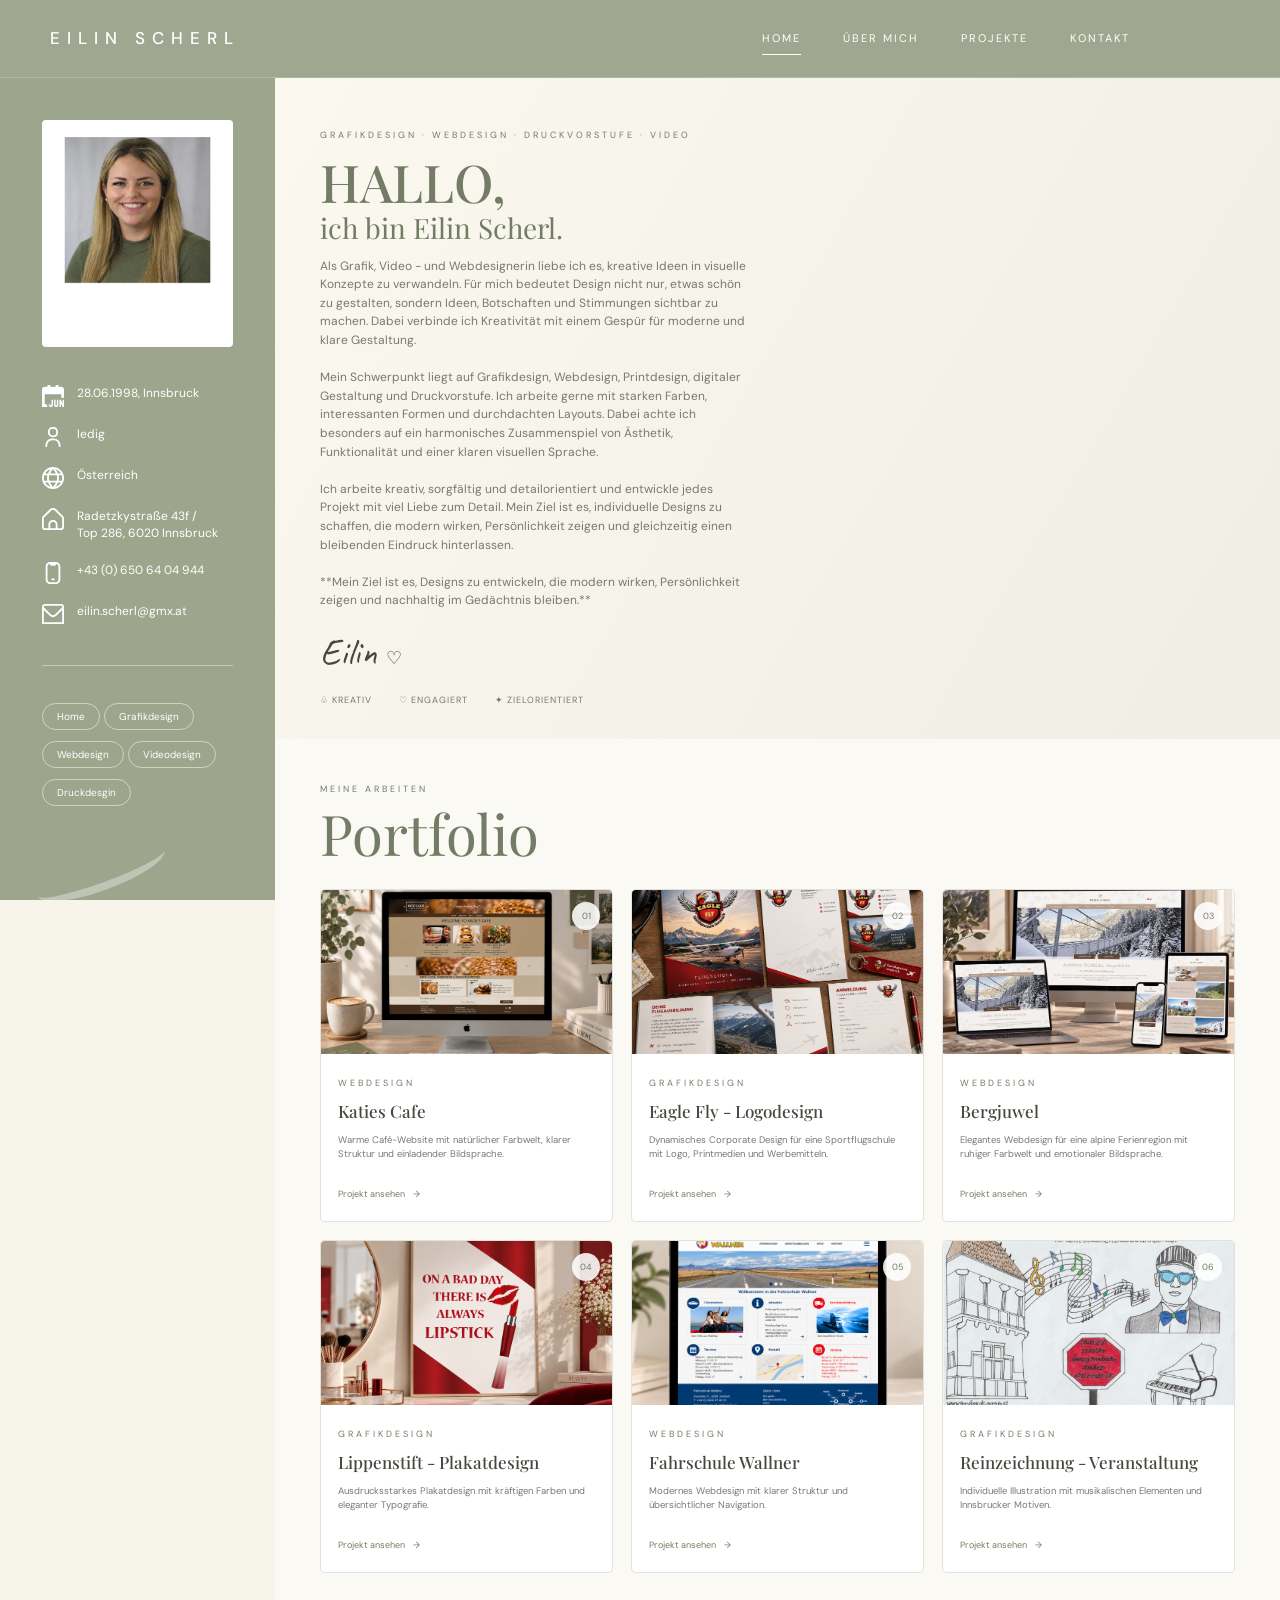
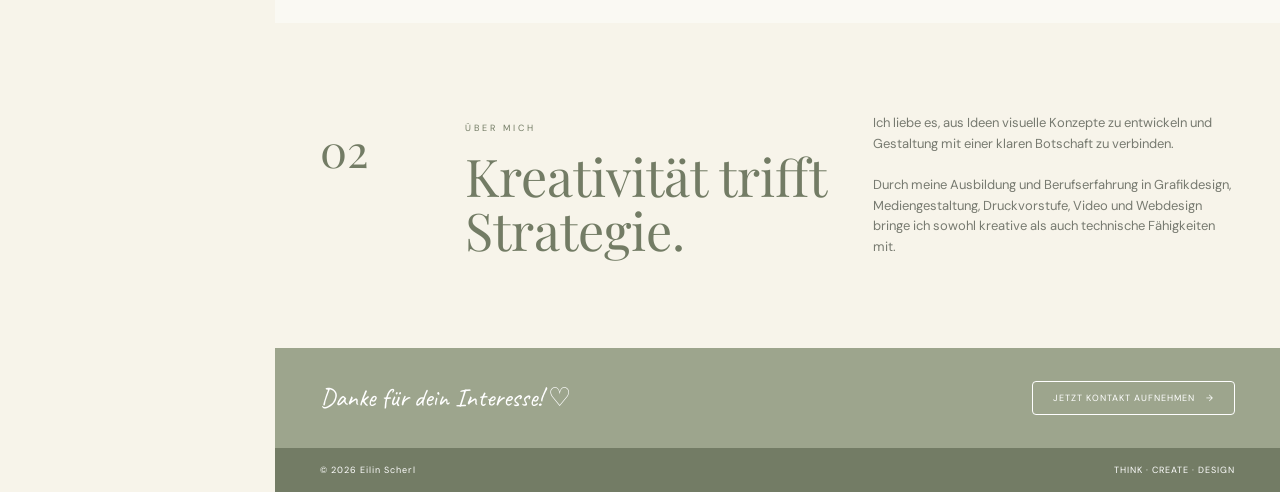
<file: index.html>
<!DOCTYPE html>
<html lang="de">

<head>
    <meta charset="UTF-8">

    <meta
        name="viewport"
        content="width=device-width, initial-scale=1.0"
    >

    <title>Eilin Scherl | Portfolio</title>

    <!-- Google Fonts -->
    <link rel="preconnect" href="https://fonts.googleapis.com">
    <link rel="preconnect" href="https://fonts.gstatic.com" crossorigin>

    <link
        href="https://fonts.googleapis.com/css2?family=Caveat:wght@400;500;600&family=DM+Sans:wght@300;400;500;600&family=Playfair+Display:wght@400;500;600&display=swap"
        rel="stylesheet"
    >

    <link rel="stylesheet" href="style.css">
</head>


<body>


<!-- =====================================================
     NAVIGATION
===================================================== -->

    <header class="topbar">

        <a href="#home" class="name">
            EILIN SCHERL
        </a>


        <nav class="navigation">

            <a href="#home" class="active">
                HOME
            </a>

            <a href="#about">
                ÜBER MICH
            </a>

            <a href="#projects">
                PROJEKTE
            </a>

            <a href="#contact">
                KONTAKT
            </a>

        </nav>

     </header>



<!-- =====================================================
     LINKE SIDEBAR
===================================================== -->

    <aside class="sidebar">
<!-- Portrait -->
        <div class="portrait">
            <img src="fotos/polaroid.png" alt="Eilin Scherl">
        </div>

<!-- Persönliche Daten -->
        <div class="personal-information">
            <div class="information-item">
                <span class="information-icon">
                    <img src="fotos/juni-kalender.svg" alt="kalender" class="icon">
                </span>

                <span>28.06.1998, Innsbruck</span>
            </div>


            <div class="information-item">
                <span class="information-icon">
                    <img src="fotos/benutzer.svg" alt="benutzer" class="icon">
                </span>

                <span>ledig</span>
            </div>


            <div class="information-item">
                <span class="information-icon">
                    <img src="fotos/globus.svg" alt="globus" class="icon">
                </span>

                <span>Österreich</span>
            </div>


            <div class="information-item">
                <span class="information-icon">
                    <img src="fotos/heim.svg" alt="heim" class="icon">
                </span>

                <span>Radetzkystraße 43f /<br> Top 286, 6020 Innsbruck</span>
            </div>


            <div class="information-item">
                <span class="information-icon">
                    <img src="fotos/mobile-kerbe.svg" alt="mobil" class="icon">
                </span>

                <span>+43 (0) 650 64 04 944</span>
            </div>


            <div class="information-item">
                <span class="information-icon">
                    <img src="fotos/umschlag.svg" alt="umschlag" class="icon">
                </span>

                <span>eilin.scherl@gmx.at</span>
            </div>

        </div>
<!-- Trennlinie -->      
        <div class="sidebar-line"></div>

<!-- button -->
        <div class="filter">
                <button class="filter-button">
                    <a href="index.html">Home</a>
                </button>

                <button class="filter-button">
                    <a href="grafikdesign.html">Grafikdesign</a>
                </button>

                <button class="filter-button">
                    <a href="webdesign.html">Webdesign</a>
                </button>

                <button class="filter-button">
                    <a href="video.html">Videodesign</a>
                </button>

                <button class="filter-button">
                    <a href="druckdesign.html">Druckdesgin</a>
                </button>
        </div>
        

<!-- Sidebar dekoration -->
        <div class="sidebar-decoration">
            <div class="brush"></div>
                <span>Kreativität<br>trifft Strategie.</span>
                <div class="arrow">↓</div>
        </div>

    </aside>



<!-- =====================================================
     HERO
===================================================== -->
<main>
    <section id="home" class="hero">
        
        <div class="hero-content">
            <span class="eyebrow">
                GRAFIKDESIGN · WEBDESIGN · DRUCKVORSTUFE · VIDEO
            </span>

            <h1>HALLO,
                <small>ich bin Eilin Scherl.</small>
            </h1>

            <p class="intro">
                Als Grafik, Video - und Webdesignerin liebe ich es, kreative Ideen in visuelle Konzepte zu verwandeln. 
                Für mich bedeutet Design nicht nur, etwas schön zu gestalten, sondern Ideen, Botschaften und 
                Stimmungen sichtbar zu machen. Dabei verbinde ich Kreativität mit einem Gespür für moderne und klare Gestaltung.
                <br><br>

                Mein Schwerpunkt liegt auf Grafikdesign, Webdesign, Printdesign, digitaler Gestaltung und 
                Druckvorstufe. Ich arbeite gerne mit starken Farben, interessanten Formen und durchdachten
                Layouts. Dabei achte ich besonders auf ein harmonisches Zusammenspiel von Ästhetik, 
                Funktionalität und einer klaren visuellen Sprache.
                <br><br>
                
                Ich arbeite kreativ, sorgfältig und detailorientiert und entwickle jedes Projekt mit viel Liebe zum
                Detail. Mein Ziel ist es, individuelle Designs zu schaffen, die modern wirken, Persönlichkeit zeigen
                und gleichzeitig einen bleibenden Eindruck hinterlassen.
                <br><br>
    
                **Mein Ziel ist es, Designs zu entwickeln, die modern wirken, Persönlichkeit zeigen und nachhaltig im Gedächtnis bleiben.**
            </p>


            <div class="signature">
                Eilin
                <span>♡</span>
            </div>

            <div class="qualities">
                <span>♧ KREATIV</span>
                <span>♡ ENGAGIERT</span>
                <span>✦ ZIELORIENTIERT</span>
            </div>
        </div>

<!-- Rechte Hero-Seite -->
        <div class="hero-visual">
            <div class="design-slogan">
                <span>Design ist meine Sprache</span>
            </div>
            
            <img src="fotos/blatter.png">

            <div class="hero-brush"></div>
        </div>

    </section>



<!-- =====================================================
     PORTFOLIO
===================================================== -->

    <section id="projects" class="portfolio">
        <div class="portfolio-heading">
            <div>
                <span class="section-label">
                    MEINE ARBEITEN
                </span>

                <h2>Portfolio</h2>
            </div>

        </div>



<!-- =================================================
PROJEKTE GRID
================================================== -->

     <div class="project-grid">

<!-- PROJEKT 1 -->
        <article class="project-card" data-category="webdesign">
            <div class="project-image">
                <img src="fotos/projekt1.png" alt="Katies Cafe">
                <div class="project-number">01</div>
            </div>



            <div class="project-content">
                <span class="project-category">WEBDESIGN</span>
                <h3>Katies Cafe</h3>
                <p>Warme Café-Website mit natürlicher Farbwelt, klarer Struktur und einladender Bildsprache.</p>
                <a href="webdesign.html#cafe" class="project-link">
                    Projekt ansehen
                    <span>→</span>
                </a>
            </div>
        </article>

 <!-- PROJEKT 2 -->
        <article class="project-card" data-category="grafikdesign">
            <div class="project-image">
                <img src="fotos/projekt2.png" alt="Natur & Co.">
                <div class="project-number">02</div>
            </div>

            <div class="project-content">
                <span class="project-category">GRAFIKDESIGN</span>
                <h3>Eagle Fly - Logodesign</h3>
                <p>Dynamisches Corporate Design für eine Sportflugschule mit Logo, Printmedien und Werbemitteln.</p>
                <a href="grafikdesign.html#eagle" class="project-link">
                    Projekt ansehen
                    <span>→</span>
                </a>
            </div>
        </article>

<!-- PROJEKT 3 -->
        <article class="project-card" data-category="grafikdesign">
            <div class="project-image">
                <img src="fotos/projekt3.png" alt="Printdesign">
                <div class="project-number">03</div>
            </div>

            <div class="project-content">
                <span class="project-category">WEBDESIGN</span>
                <h3>Bergjuwel</h3>
                <p>Elegantes Webdesign für eine alpine Ferienregion mit ruhiger Farbwelt und emotionaler Bildsprache.</p>
                <a href="webdesign.html#bergjuwel" class="project-link">
                    Projekt ansehen
                    <span>→</span>
                </a>
            </div>
        </article>



<!-- PROJEKT 4 -->
        <article class="project-card" data-category="grafikdesign">
            <div class="project-image">
                <img src="fotos/projekt4.png" alt="Social Media Design">
                <div class="project-number">04</div>
            </div>

            <div class="project-content">
                <span class="project-category">GRAFIKDESIGN</span>
                <h3>Lippenstift - Plakatdesign</h3>
                <p>Ausdrucksstarkes Plakatdesign mit kräftigen Farben und eleganter Typografie.</p>
                <a href="grafikdesign.html#lippenstift" class="project-link">
                    Projekt ansehen
                    <span>→</span>
                </a>
            </div>
        </article>


<!-- PROJEKT 5 -->
        <article class="project-card" data-category="webdesign">
            <div class="project-image">
                <img src="fotos/projekt5.png" alt="Fahrschule Wallner">
                <div class="project-number">05</div>
            </div>


            <div class="project-content">
                <span class="project-category">WEBDESIGN</span>
                <h3>Fahrschule Wallner</h3>
                <p>Modernes Webdesign mit klarer Struktur und übersichtlicher Navigation.</p>
                <a href="webdesign.html#wallner" class="project-link">
                    Projekt ansehen
                    <span>→</span>
                </a>
            </div>
        </article>


<!-- PROJEKT 6 -->
        <article class="project-card" data-category="grafikdesign">
            <div class="project-image">
                <img src="fotos/projekt6.jpg" alt="Illustration und Gestaltung">
                <div class="project-number">06</div>
            </div>


            <div class="project-content">
                <span class="project-category">GRAFIKDESIGN</span>
                <h3>Reinzeichnung - Veranstaltung</h3>
                <p>Individuelle Illustration mit musikalischen Elementen und Innsbrucker Motiven.</p>
                <a href="grafikdesign.html#xavier" class="project-link">
                    Projekt ansehen
                    <span>→</span>
                </a>
            </div>
        </article>


     </div>

    </section>



<!-- =====================================================
     ÜBER MICH
===================================================== -->
    <section id="about" class="about">
        <div class="about-number">02</div>

        <div>
            <span class="section-label">
                ÜBER MICH
            </span>
            <h2>Kreativität trifft<br>Strategie.</h2>
        </div>


        <div class="about-text">
            <p>
                Ich liebe es, aus Ideen visuelle Konzepte
                zu entwickeln und Gestaltung mit einer
                klaren Botschaft zu verbinden.
            </p>

             <p>
                Durch meine Ausbildung und Berufserfahrung
                in Grafikdesign, Mediengestaltung,
                Druckvorstufe, Video und Webdesign bringe ich
                sowohl kreative als auch technische
                Fähigkeiten mit.
            </p>

        </div>
    </section>



<!-- =====================================================
     KONTAKT
===================================================== -->
    <section id="contact" class="contact">
        <div class="contact-script">
            Danke für dein Interesse! ♡
        </div>

        <a href="mailto:eilin.scherl@gmx.at" class="contact-button">
            JETZT KONTAKT AUFNEHMEN
            <span>
            →
             </span>
        </a>
    </section>



<!-- =====================================================
     FOOTER
===================================================== -->

<footer>
    <span>© 2026 <span class="footer-name">Eilin Scherl</span></span>

    <span>
        THINK · CREATE · DESIGN
    </span>

</footer>
</main>

</body>
</html>
</file>
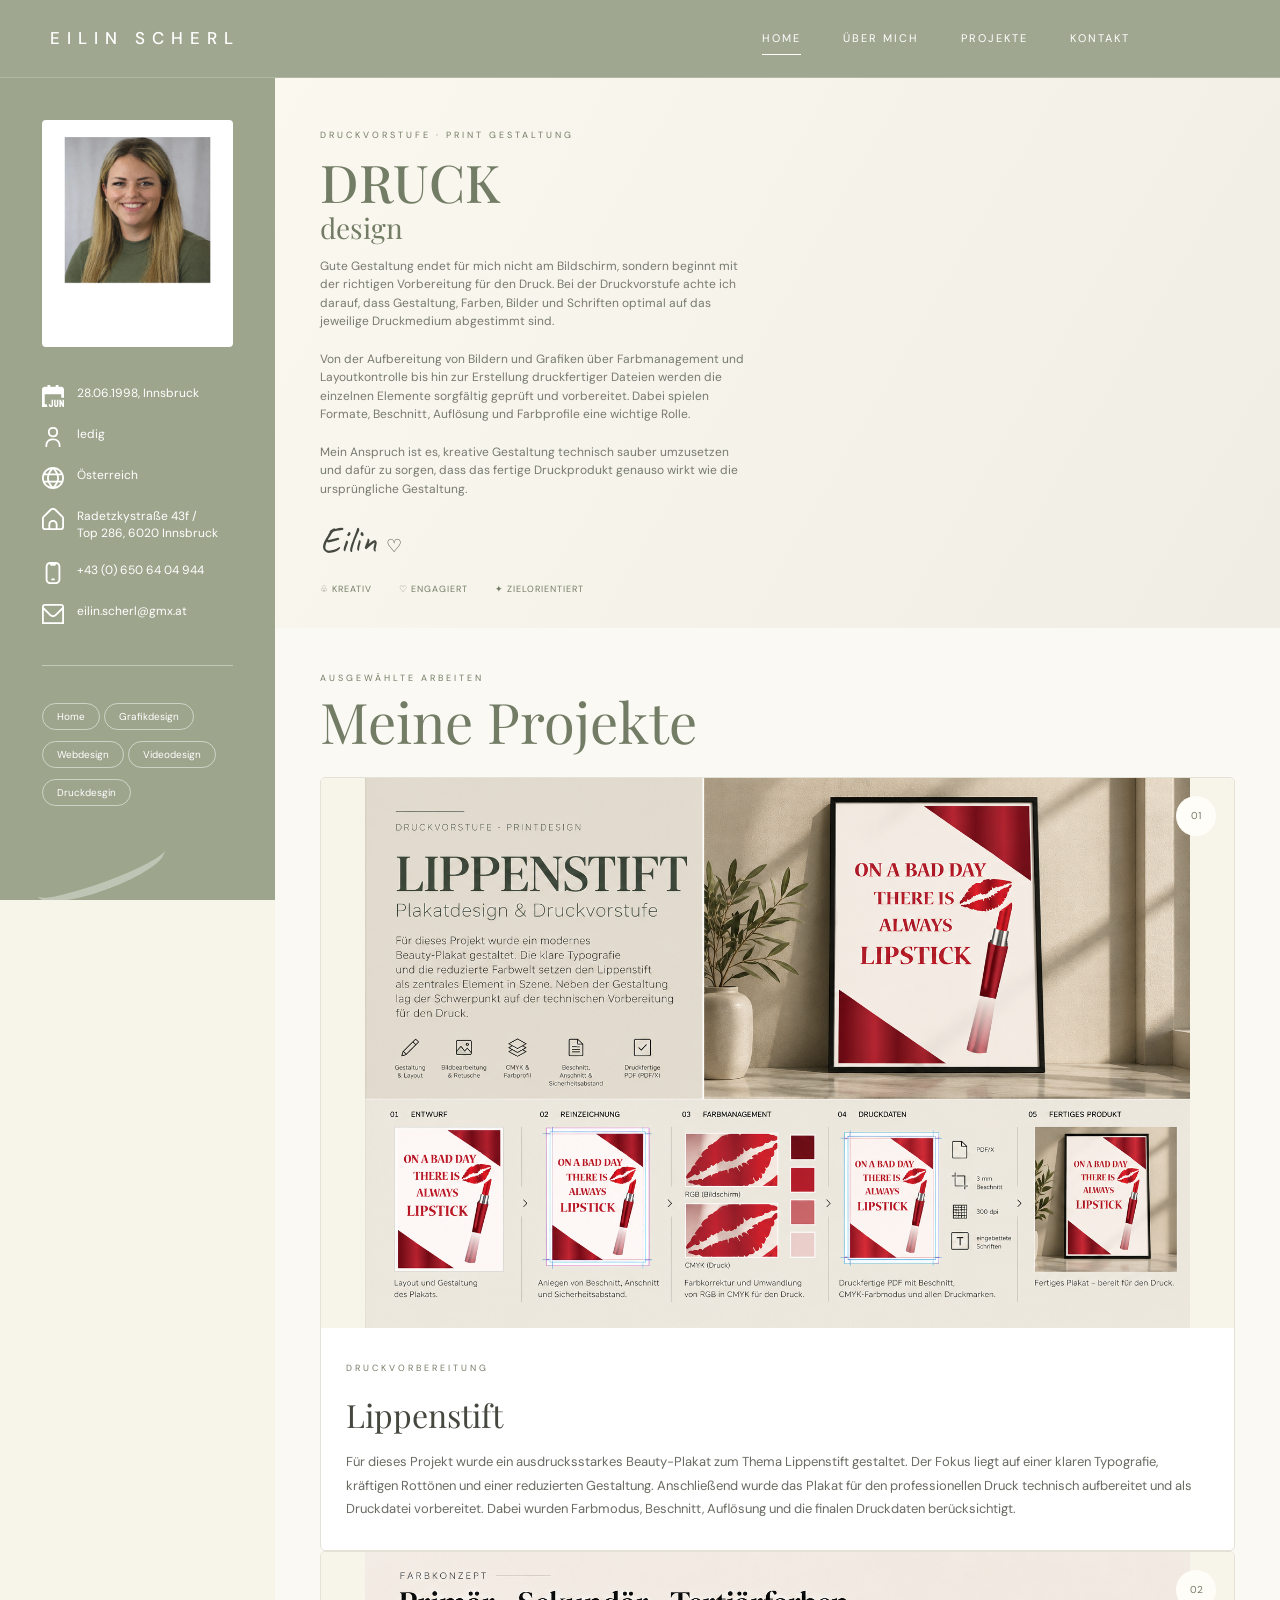
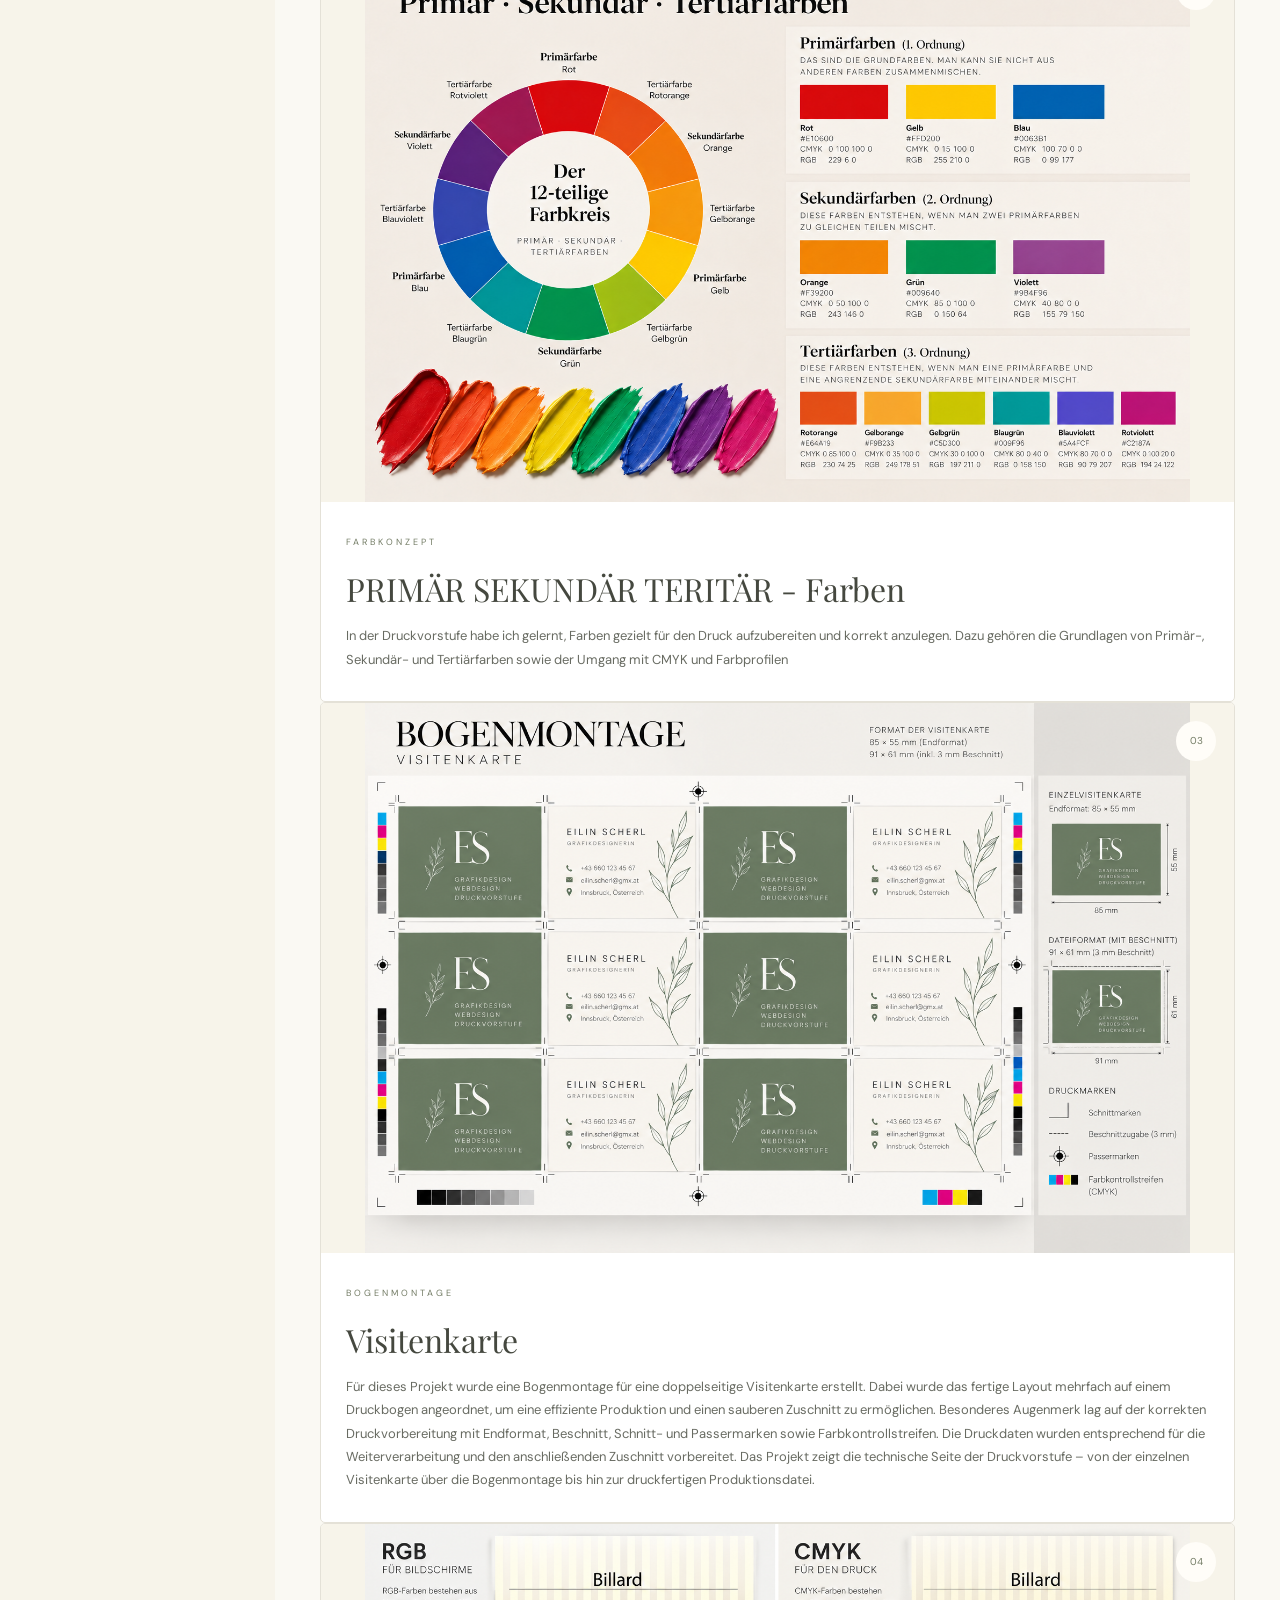
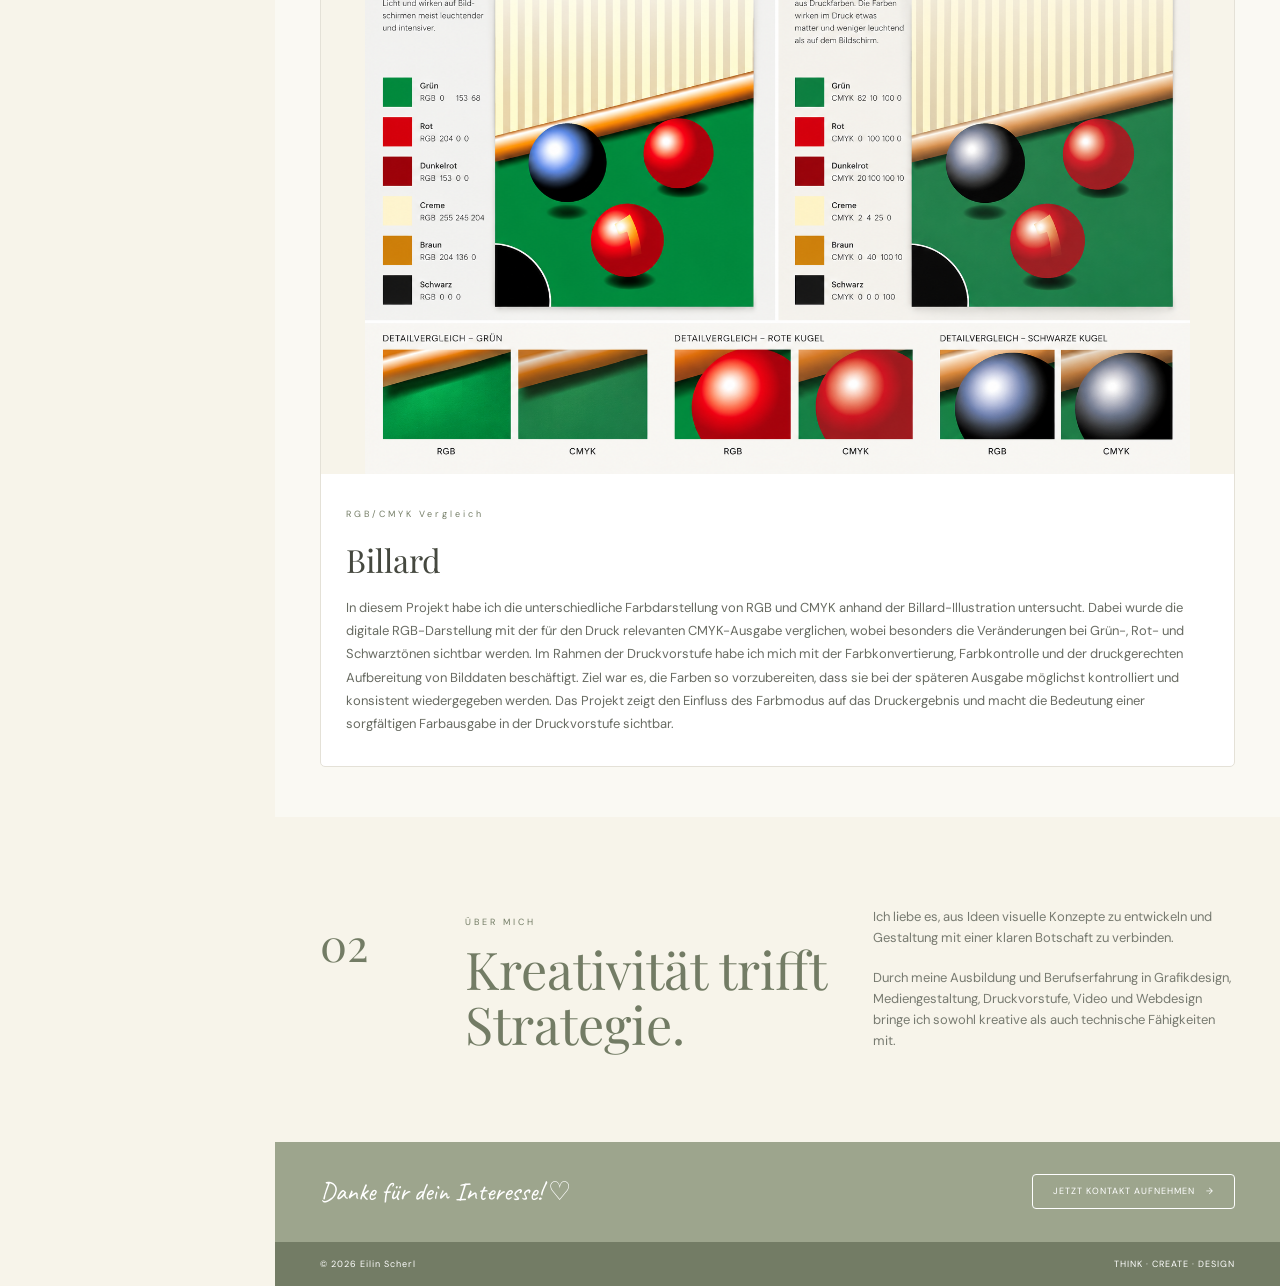
<file: druckdesign.html>
<!DOCTYPE html>
<html lang="de">

<head>
    <meta charset="UTF-8">

    <meta
        name="viewport"
        content="width=device-width, initial-scale=1.0"
    >

    <title>Eilin Scherl | Portfolio</title>

    <!-- Google Fonts -->
    <link rel="preconnect" href="https://fonts.googleapis.com">
    <link rel="preconnect" href="https://fonts.gstatic.com" crossorigin>

    <link
        href="https://fonts.googleapis.com/css2?family=Caveat:wght@400;500;600&family=DM+Sans:wght@300;400;500;600&family=Playfair+Display:wght@400;500;600&display=swap"
        rel="stylesheet"
    >

    <link rel="stylesheet" href="style.css">
</head>


<body>


<!-- =====================================================
     NAVIGATION
===================================================== -->

    <header class="topbar">

        <a href="#home" class="name">
            EILIN SCHERL
        </a>


        <nav class="navigation">

            <a href="#home" class="active">
                HOME
            </a>

            <a href="#about">
                ÜBER MICH
            </a>

            <a href="#projects">
                PROJEKTE
            </a>

            <a href="#contact">
                KONTAKT
            </a>

        </nav>

     </header>



<!-- =====================================================
     LINKE SIDEBAR
===================================================== -->

    <aside class="sidebar">
<!-- Portrait -->
        <div class="portrait">
            <img src="fotos/polaroid.png" alt="Eilin Scherl">
        </div>

<!-- Persönliche Daten -->
        <div class="personal-information">
            <div class="information-item">
                <span class="information-icon">
                    <img src="fotos/juni-kalender.svg" alt="kalender" class="icon">
                </span>

                <span>28.06.1998, Innsbruck</span>
            </div>


            <div class="information-item">
                <span class="information-icon">
                    <img src="fotos/benutzer.svg" alt="benutzer" class="icon">
                </span>

                <span>ledig</span>
            </div>


            <div class="information-item">
                <span class="information-icon">
                    <img src="fotos/globus.svg" alt="globus" class="icon">
                </span>

                <span>Österreich</span>
            </div>


            <div class="information-item">
                <span class="information-icon">
                    <img src="fotos/heim.svg" alt="heim" class="icon">
                </span>

                <span>Radetzkystraße 43f /<br> Top 286, 6020 Innsbruck</span>
            </div>


            <div class="information-item">
                <span class="information-icon">
                    <img src="fotos/mobile-kerbe.svg" alt="mobil" class="icon">
                </span>

                <span>+43 (0) 650 64 04 944</span>
            </div>


            <div class="information-item">
                <span class="information-icon">
                    <img src="fotos/umschlag.svg" alt="umschlag" class="icon">
                </span>

                <span>eilin.scherl@gmx.at</span>
            </div>

        </div>
<!-- Trennlinie -->      
        <div class="sidebar-line"></div>

<!-- button -->
        <div class="filter">
            <button class="filter-button">
                <a href="index.html">Home</a>
            </button>

            <button class="filter-button">
                <a href="grafikdesign.html">Grafikdesign</a>
            </button>

            <button class="filter-button">
                <a href="webdesign.html">Webdesign</a>
            </button>

            <button class="filter-button">
                <a href="video.html">Videodesign</a>
            </button>

            <button class="filter-button">
                <a href="druckdesign.html">Druckdesgin</a>
            </button>
        </div>

<!-- Sidebar dekoration -->
        <div class="sidebar-decoration">
            <div class="brush"></div>
                <span>Kreativität<br>trifft Strategie.</span>
                <div class="arrow">↓</div>
        </div>

    </aside>



<!-- =====================================================
     HERO
===================================================== -->
<main>
    <section id="home" class="hero">
        
        <div class="hero-content">
            <span class="eyebrow">
                DRUCKVORSTUFE · PRINT GESTALTUNG
            </span>

            <h1>DRUCK
                <small>design</small>
            </h1>

            <p class="intro">
                Gute Gestaltung endet für mich nicht am Bildschirm, sondern beginnt mit der richtigen Vorbereitung für den Druck. 
                Bei der Druckvorstufe achte ich darauf, dass Gestaltung, Farben, Bilder und Schriften optimal auf das jeweilige Druckmedium abgestimmt sind.<br><br>
                Von der Aufbereitung von Bildern und Grafiken über Farbmanagement und Layoutkontrolle bis hin zur Erstellung druckfertiger Dateien werden die einzelnen 
                Elemente sorgfältig geprüft und vorbereitet. Dabei spielen Formate, Beschnitt, Auflösung und Farbprofile eine wichtige Rolle.<br><br>
                Mein Anspruch ist es, kreative Gestaltung technisch sauber umzusetzen und dafür zu sorgen, dass das fertige Druckprodukt genauso wirkt wie die ursprüngliche Gestaltung.
            </p>

            <div class="signature">
                Eilin
                <span>♡</span>
            </div>

            <div class="qualities">
                <span>♧ KREATIV</span>
                <span>♡ ENGAGIERT</span>
                <span>✦ ZIELORIENTIERT</span>
            </div>
        </div>

<!-- Rechte Hero-Seite -->
        <div class="hero-visual">
            <div class="design-slogan">
                <span>Design ist meine Sprache</span>
            </div>
            
            <img src="fotos/blatter.png">

            <div class="hero-brush"></div>
        </div>

    </section>



<!-- =====================================================
     PORTFOLIO
===================================================== -->
    <section id="projects" class="portfolio">
        <div class="portfolio-heading"> <div>
            <span class="section-label">
                AUSGEWÄHLTE ARBEITEN
            </span>
            <h2>Meine Projekte</h2>
        </div>
        </div>


<!-- =====================================================
Projekt GRID
===================================================== -->
    <div class="small-projects"></div>

<!-- PROJEKT 1 -->
        <article class="small-project" id="lippenstift">
            <div class="small-image">
                <img src="fotos/Lippenstift – Druckdesign und Druckvorstufe.png" alt="Plakat">
                    <span class="image-number">01</span>
            </div>

            <div class="small-info">
                <span class="project-category">DRUCKVORBEREITUNG</span>
                <h3>Lippenstift</h3>
                <p> Für dieses Projekt wurde ein ausdrucksstarkes Beauty-Plakat zum Thema Lippenstift gestaltet.
                    Der Fokus liegt auf einer klaren Typografie, kräftigen Rottönen und einer reduzierten Gestaltung.
                    Anschließend wurde das Plakat für den professionellen Druck technisch aufbereitet und als Druckdatei vorbereitet.
                    Dabei wurden Farbmodus, Beschnitt, Auflösung und die finalen Druckdaten berücksichtigt.
                </p>

            </div>

        </article>

<!-- PROJEKT 2-->
        <article class="small-project">
            <div class="small-image">
                <img src="fotos/farben.png" alt="Farben">
                    <span class="image-number">02</span>
            </div>

            <div class="small-info">
                <span class="project-category">FARBKONZEPT</span>
                <h3>PRIMÄR SEKUNDÄR TERITÄR - Farben</h3>
                <p>In der Druckvorstufe habe ich gelernt, Farben gezielt für den Druck aufzubereiten und korrekt anzulegen. 
                    Dazu gehören die Grundlagen von Primär-, Sekundär- und Tertiärfarben sowie der Umgang mit CMYK und Farbprofilen
                </p>

            </div>
        </article>

 <!--PROJEKT 3 -->
        <article class="small-project">
            <div class="small-image">
                <img src="fotos/bogenmontage.png" alt="Bogenmontage">
                    <span class="image-number">03</span>
            </div>

            <div class="small-info">
                <span class="project-category">BOGENMONTAGE</span>
                <h3>Visitenkarte</h3>
                <p>Für dieses Projekt wurde eine Bogenmontage für eine doppelseitige Visitenkarte erstellt. Dabei wurde das fertige Layout mehrfach auf einem Druckbogen angeordnet, um eine effiziente Produktion
                    und einen sauberen Zuschnitt zu ermöglichen.
                    Besonderes Augenmerk lag auf der korrekten Druckvorbereitung mit Endformat, Beschnitt, Schnitt- und Passermarken sowie Farbkontrollstreifen. Die Druckdaten wurden entsprechend für die Weiterverarbeitung
                    und den anschließenden Zuschnitt vorbereitet.
                    Das Projekt zeigt die technische Seite der Druckvorstufe – von der einzelnen Visitenkarte über die Bogenmontage bis hin zur druckfertigen Produktionsdatei.
                </p>
            </div>
        </article>


 <!-- PROJEKT 4 -->
        <article class="small-project" id="billard">
            <div class="small-image">
                <img src="fotos/vergleich.png" alt="Vergleich">
                    <span class="image-number">04</span>
            </div>

            <div class="small-info">
                <span class="project-category">RGB/CMYK Vergleich</span>
                <h3>Billard</h3>
                <p>In diesem Projekt habe ich die unterschiedliche Farbdarstellung von RGB und CMYK anhand der Billard-Illustration untersucht. Dabei wurde die digitale RGB-Darstellung mit der für den Druck relevanten CMYK-Ausgabe verglichen, wobei
                     besonders die Veränderungen bei Grün-, Rot- und Schwarztönen sichtbar werden.
                    Im Rahmen der Druckvorstufe habe ich mich mit der Farbkonvertierung, Farbkontrolle und der druckgerechten Aufbereitung von Bilddaten beschäftigt. Ziel war es, die Farben so vorzubereiten, dass sie bei der späteren Ausgabe möglichst
                    kontrolliert und konsistent wiedergegeben werden.
                    Das Projekt zeigt den Einfluss des Farbmodus auf das Druckergebnis und macht die Bedeutung einer sorgfältigen Farbausgabe in der Druckvorstufe sichtbar.
                </p>
            </div>
        </article>



        </section>


<!-- =====================================================
     ÜBER MICH
===================================================== -->
<section id="about" class="about">
    <div class="about-number">02</div>

    <div>
        <span class="section-label">
            ÜBER MICH
        </span>
        <h2>Kreativität trifft<br>Strategie.</h2>
    </div>


    <div class="about-text">
        <p>
            Ich liebe es, aus Ideen visuelle Konzepte
            zu entwickeln und Gestaltung mit einer
            klaren Botschaft zu verbinden.
        </p>

         <p>
            Durch meine Ausbildung und Berufserfahrung
            in Grafikdesign, Mediengestaltung,
            Druckvorstufe, Video und Webdesign bringe ich
            sowohl kreative als auch technische
            Fähigkeiten mit.
        </p>

    </div>
</section>



<!-- =====================================================
     KONTAKT
===================================================== -->
<section id="contact" class="contact">
    <div class="contact-script">
        Danke für dein Interesse! ♡
    </div>

    <a href="mailto:eilin.scherl@gmx.at" class="contact-button">
        JETZT KONTAKT AUFNEHMEN
        <span>
        →
         </span>
    </a>
</section>


<!-- =====================================================
     FOOTER
===================================================== -->
<footer>
    <span>© 2026 Eilin Scherl</span>

    <span>
        THINK · CREATE · DESIGN
    </span>

</footer>
</main>

</body>
</html>
</file>
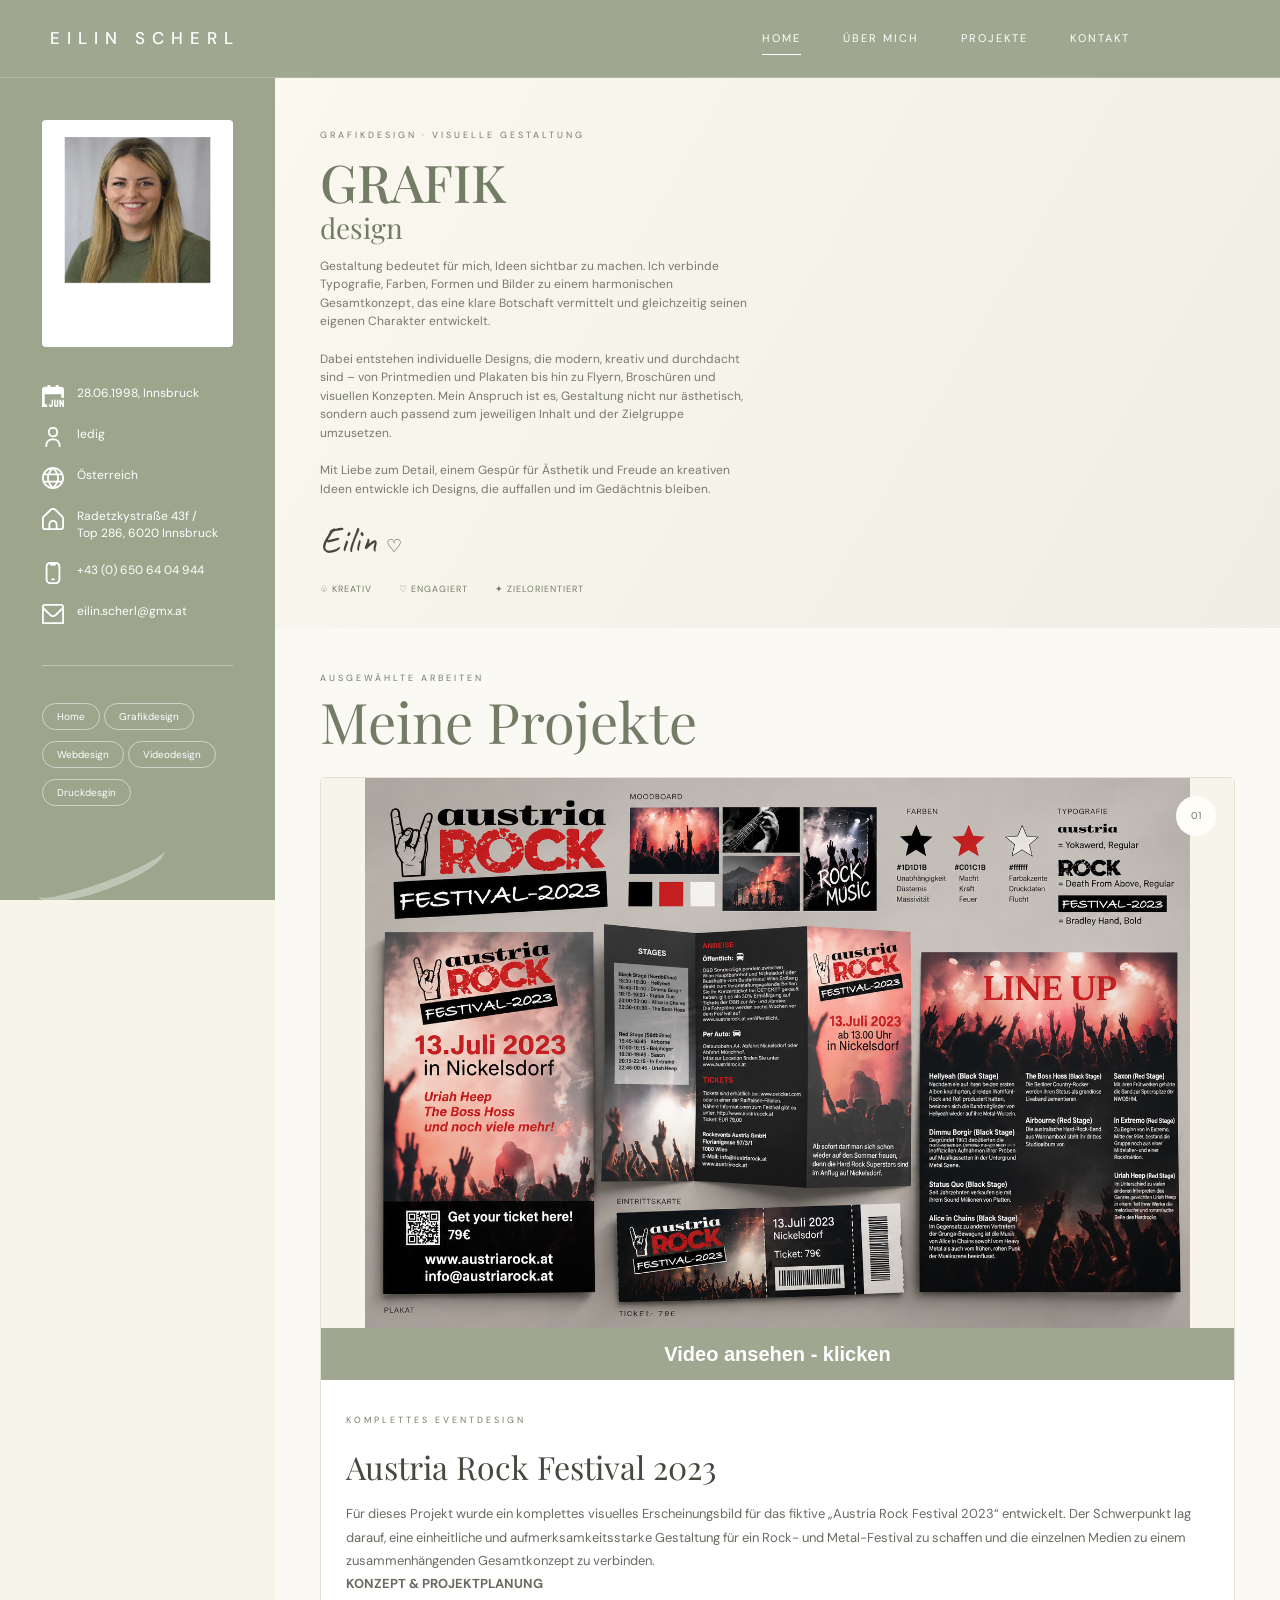
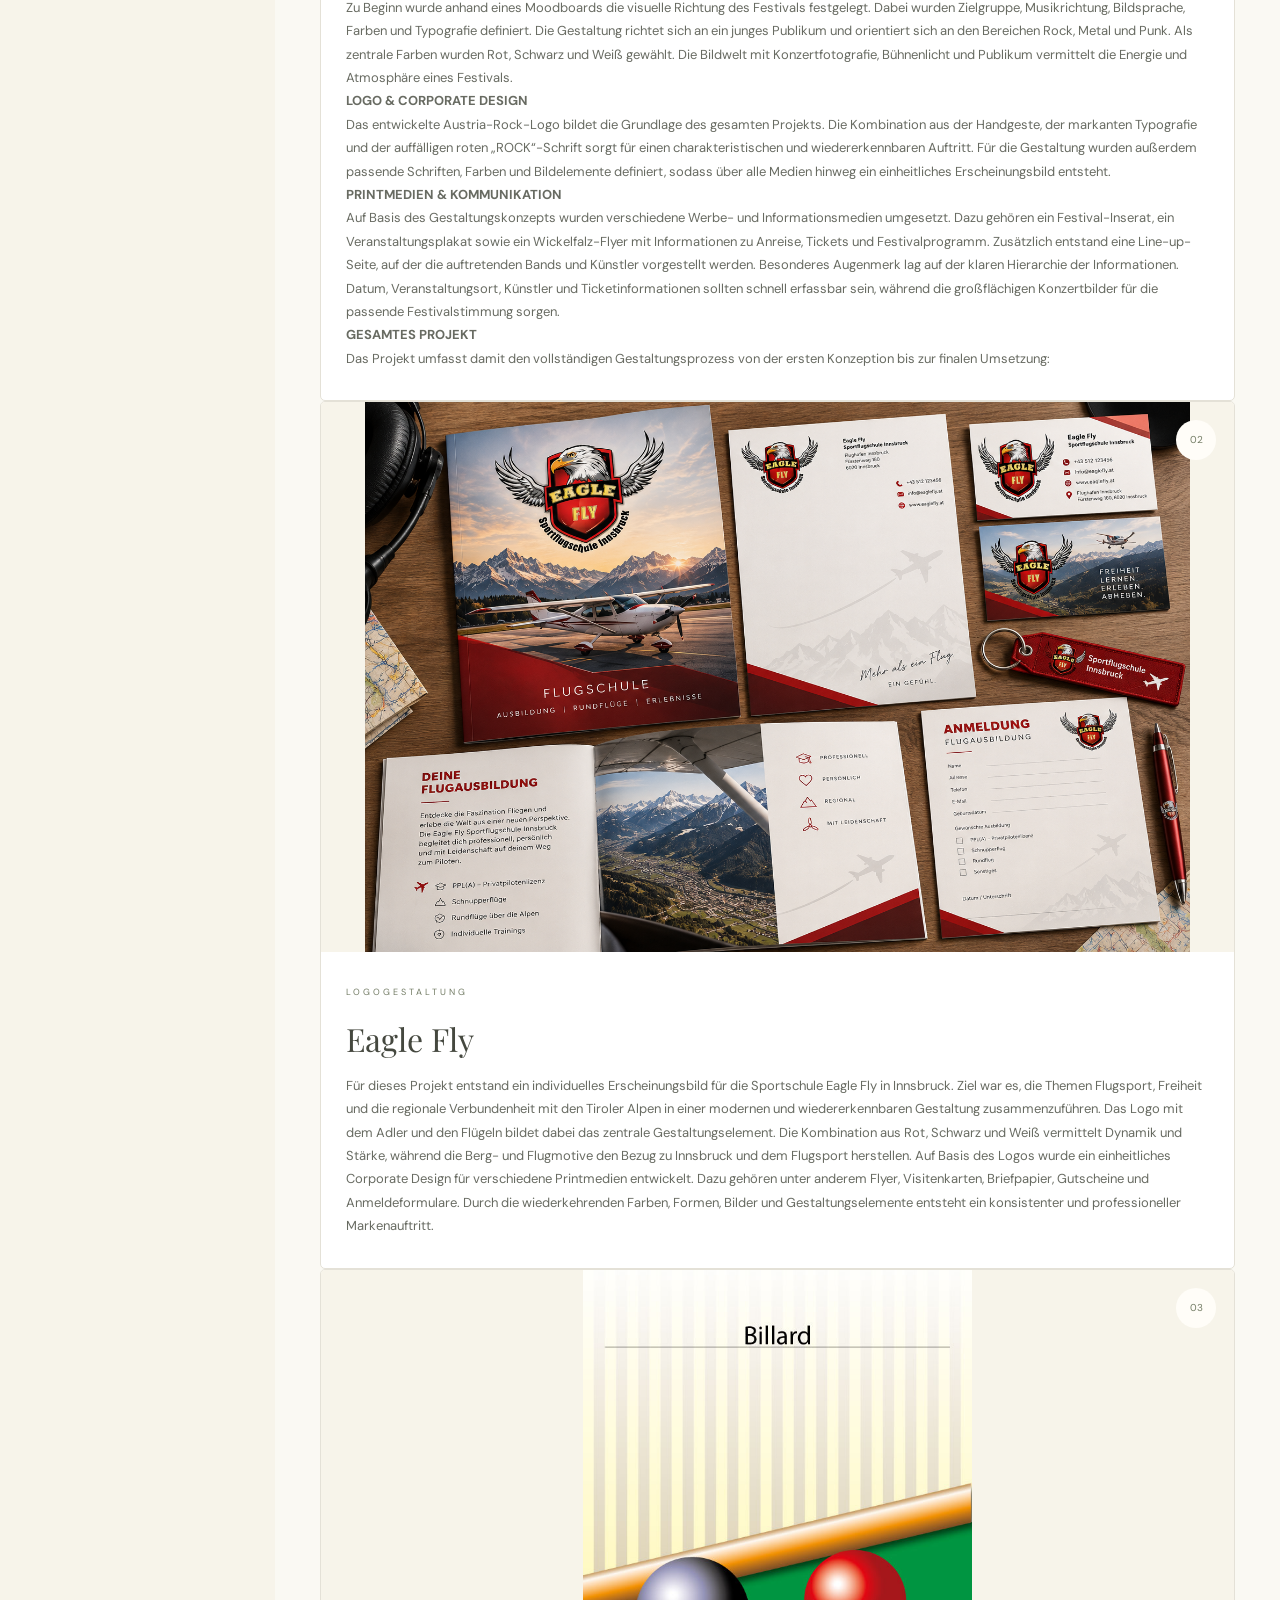
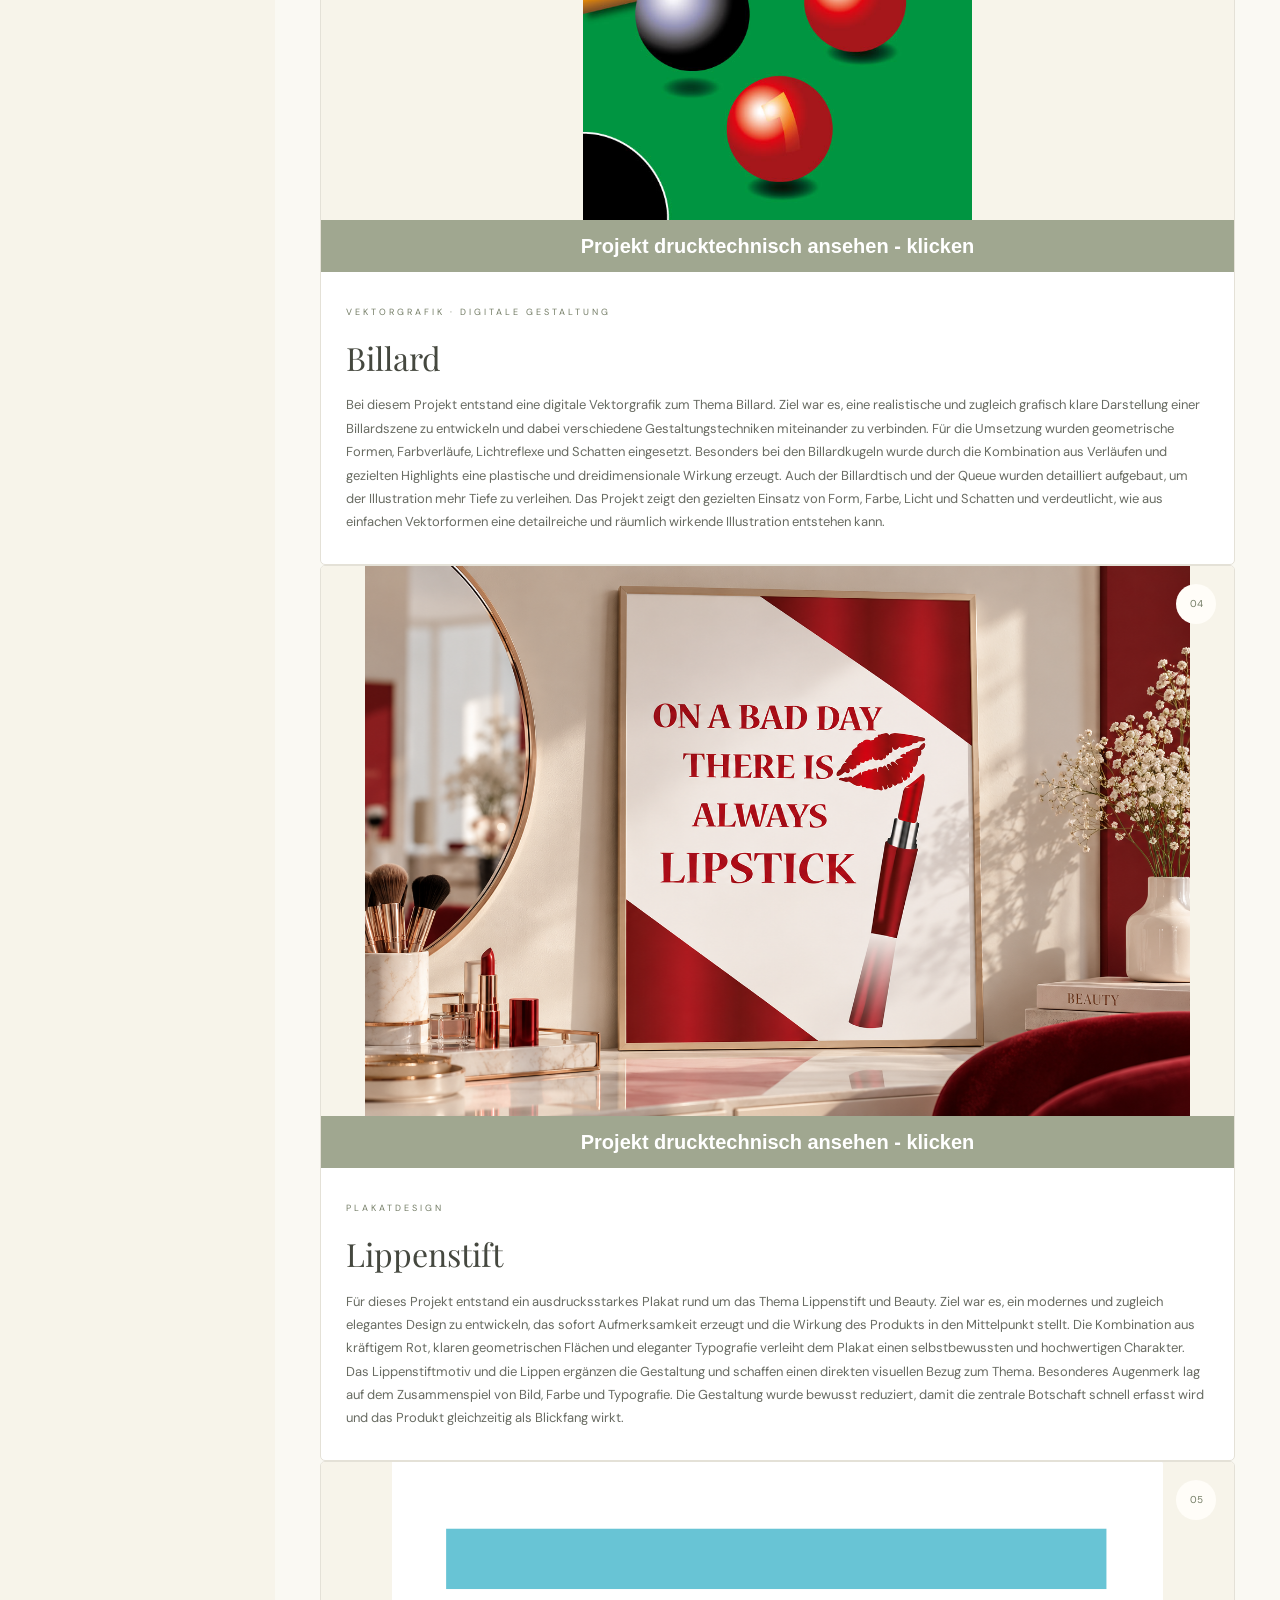
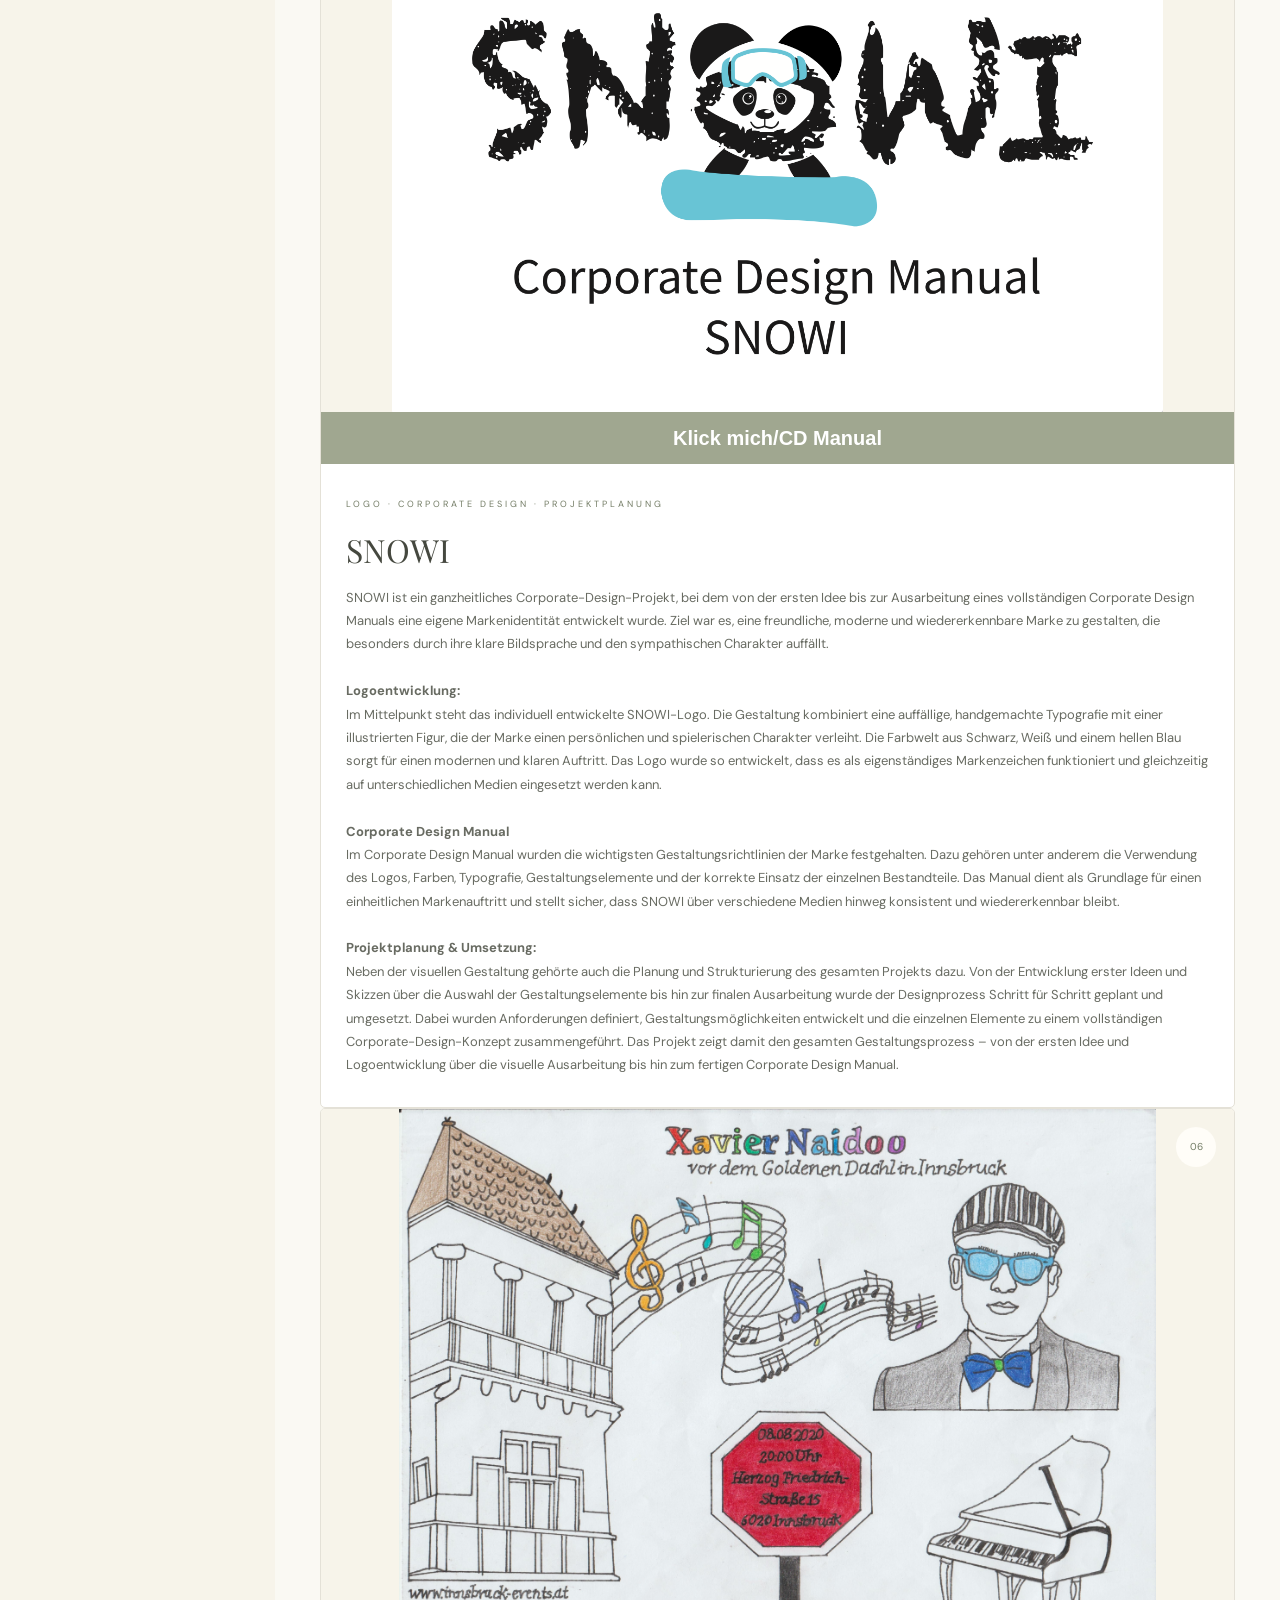
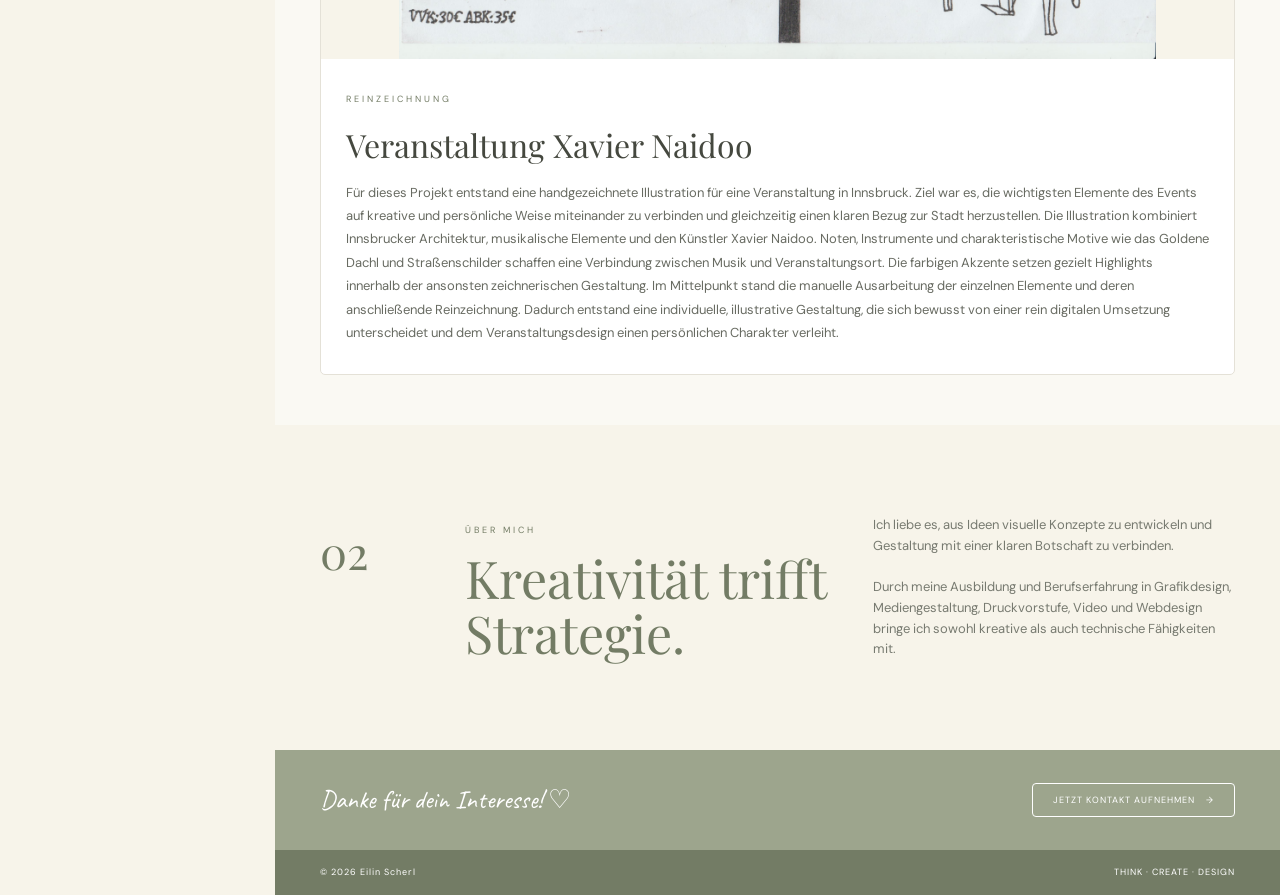
<file: grafikdesign.html>
<!DOCTYPE html>
<html lang="de">

<head>
    <meta charset="UTF-8">

    <meta
        name="viewport"
        content="width=device-width, initial-scale=1.0"
    >

    <title>Eilin Scherl | Portfolio</title>

    <!-- Google Fonts -->
    <link rel="preconnect" href="https://fonts.googleapis.com">
    <link rel="preconnect" href="https://fonts.gstatic.com" crossorigin>

    <link
        href="https://fonts.googleapis.com/css2?family=Caveat:wght@400;500;600&family=DM+Sans:wght@300;400;500;600&family=Playfair+Display:wght@400;500;600&display=swap"
        rel="stylesheet"
    >

    <link rel="stylesheet" href="style.css">
</head>


<body>


<!-- =====================================================
     NAVIGATION
===================================================== -->

    <header class="topbar">

        <a href="#home" class="name">
            EILIN SCHERL
        </a>


        <nav class="navigation">

            <a href="#home" class="active">
                HOME
            </a>

            <a href="#about">
                ÜBER MICH
            </a>

            <a href="#projects">
                PROJEKTE
            </a>

            <a href="#contact">
                KONTAKT
            </a>

        </nav>

     </header>



<!-- =====================================================
     LINKE SIDEBAR
===================================================== -->

    <aside class="sidebar">
<!-- Portrait -->
        <div class="portrait">
            <img src="fotos/polaroid.png" alt="Eilin Scherl">
        </div>

<!-- Persönliche Daten -->
        <div class="personal-information">
            <div class="information-item">
                <span class="information-icon">
                    <img src="fotos/juni-kalender.svg" alt="kalender" class="icon">
                </span>

                <span>28.06.1998, Innsbruck</span>
            </div>


            <div class="information-item">
                <span class="information-icon">
                    <img src="fotos/benutzer.svg" alt="benutzer" class="icon">
                </span>

                <span>ledig</span>
            </div>


            <div class="information-item">
                <span class="information-icon">
                    <img src="fotos/globus.svg" alt="globus" class="icon">
                </span>

                <span>Österreich</span>
            </div>


            <div class="information-item">
                <span class="information-icon">
                    <img src="fotos/heim.svg" alt="heim" class="icon">
                </span>

                <span>Radetzkystraße 43f /<br> Top 286, 6020 Innsbruck</span>
            </div>


            <div class="information-item">
                <span class="information-icon">
                    <img src="fotos/mobile-kerbe.svg" alt="mobil" class="icon">
                </span>

                <span>+43 (0) 650 64 04 944</span>
            </div>


            <div class="information-item">
                <span class="information-icon">
                    <img src="fotos/umschlag.svg" alt="umschlag" class="icon">
                </span>

                <span>eilin.scherl@gmx.at</span>
            </div>

        </div>
<!-- Trennlinie -->      
        <div class="sidebar-line"></div>

<!-- button -->
        <div class="filter">
            <button class="filter-button">
                <a href="index.html">Home</a>
            </button>

            <button class="filter-button">
                <a href="grafikdesign.html">Grafikdesign</a>
            </button>

            <button class="filter-button">
                <a href="webdesign.html">Webdesign</a>
            </button>

            <button class="filter-button">
                <a href="video.html">Videodesign</a>
            </button>

            <button class="filter-button">
                <a href="druckdesign.html">Druckdesgin</a>
            </button>
        </div>

<!-- Sidebar dekoration -->
        <div class="sidebar-decoration">
            <div class="brush"></div>
                <span>Kreativität<br>trifft Strategie.</span>
                <div class="arrow">↓</div>
        </div>

    </aside>



<!-- =====================================================
     HERO
===================================================== -->
<main>
    <section id="home" class="hero">
        
        <div class="hero-content">
            <span class="eyebrow">
                GRAFIKDESIGN · VISUELLE GESTALTUNG
            </span>

            <h1>GRAFIK
                <small>design</small>
            </h1>

            <p class="intro">
                Gestaltung bedeutet für mich, Ideen sichtbar zu machen. Ich verbinde Typografie, Farben, Formen 
                und Bilder zu einem harmonischen Gesamtkonzept, das eine klare Botschaft vermittelt und gleichzeitig 
                seinen eigenen Charakter entwickelt.<br><br>
                Dabei entstehen individuelle Designs, die modern, kreativ und durchdacht sind – von Printmedien und Plakaten
                bis hin zu Flyern, Broschüren und visuellen Konzepten. Mein Anspruch ist es, Gestaltung nicht nur 
                ästhetisch, sondern auch passend zum jeweiligen Inhalt und der Zielgruppe umzusetzen.<br><br>
                Mit Liebe zum Detail, einem Gespür für Ästhetik und Freude an kreativen Ideen entwickle 
                ich Designs, die auffallen und im Gedächtnis bleiben.
            </p>

            <div class="signature">
                Eilin
                <span>♡</span>
            </div>

            <div class="qualities">
                <span>♧ KREATIV</span>
                <span>♡ ENGAGIERT</span>
                <span>✦ ZIELORIENTIERT</span>
            </div>
        </div>

<!-- Rechte Hero-Seite -->
        <div class="hero-visual">
            <div class="design-slogan">
                <span>Design ist meine Sprache</span>
            </div>
            
            <img src="fotos/blatter.png">

            <div class="hero-brush"></div>
        </div>

    </section>



<!-- =====================================================
     PORTFOLIO
===================================================== -->
    <section id="projects" class="portfolio">
        <div class="portfolio-heading"> <div>
            <span class="section-label">
                AUSGEWÄHLTE ARBEITEN
            </span>
            <h2>Meine Projekte</h2>
        </div>
        </div>


<!-- =====================================================
Projekt GRID
===================================================== -->
    <div class="small-projects"></div>

<!-- PROJEKT 1 -->
        <article class="small-project">
            <div class="small-image">
                <img src="fotos/designboard.png" alt="Austria Rock Festival 2023">
                    <span class="image-number">01</span>
            </div>
            <div class="klickmich">
                <a href="video.html#austriarock">Video ansehen - klicken</a>
            </div>
            <div class="small-info">
                <span class="project-category">KOMPLETTES EVENTDESIGN</span>
                <h3>Austria Rock Festival 2023</h3>
                <p> Für dieses Projekt wurde ein komplettes visuelles Erscheinungsbild für das fiktive „Austria Rock Festival 2023“ entwickelt. Der Schwerpunkt lag darauf,
                    eine einheitliche und aufmerksamkeitsstarke Gestaltung für ein Rock- und Metal-Festival zu schaffen und die einzelnen Medien zu einem zusammenhängenden Gesamtkonzept zu verbinden.<br>
                    
                    <b>KONZEPT & PROJEKTPLANUNG</b><br>
                    Zu Beginn wurde anhand eines Moodboards die visuelle Richtung des Festivals festgelegt. Dabei wurden Zielgruppe, Musikrichtung, Bildsprache, Farben und Typografie definiert. 
                    Die Gestaltung richtet sich an ein junges Publikum und orientiert sich an den Bereichen Rock, Metal und Punk. Als zentrale Farben wurden Rot, Schwarz und Weiß gewählt.
                    Die Bildwelt mit Konzertfotografie, Bühnenlicht und Publikum vermittelt die Energie und Atmosphäre eines Festivals.<br>
                    
                    <b>LOGO & CORPORATE DESIGN</b><br>
                    Das entwickelte Austria-Rock-Logo bildet die Grundlage des gesamten Projekts. Die Kombination aus der Handgeste, der markanten Typografie und der auffälligen roten „ROCK“-Schrift 
                    sorgt für einen charakteristischen und wiedererkennbaren Auftritt. Für die Gestaltung wurden außerdem passende Schriften, Farben und Bildelemente definiert, sodass über alle
                    Medien hinweg ein einheitliches Erscheinungsbild entsteht.<br>
                    
                    <b>PRINTMEDIEN & KOMMUNIKATION</b><br>
                    Auf Basis des Gestaltungskonzepts wurden verschiedene Werbe- und Informationsmedien umgesetzt. Dazu gehören ein Festival-Inserat, ein Veranstaltungsplakat sowie ein Wickelfalz-Flyer
                    mit Informationen zu Anreise, Tickets und Festivalprogramm. Zusätzlich entstand eine Line-up-Seite, auf der die auftretenden Bands und Künstler vorgestellt werden.
                    Besonderes Augenmerk lag auf der klaren Hierarchie der Informationen. Datum, Veranstaltungsort, Künstler und Ticketinformationen sollten schnell erfassbar sein, während die 
                    großflächigen Konzertbilder für die passende Festivalstimmung sorgen.<br>
                    
                    <b>GESAMTES PROJEKT</b><br>
                    Das Projekt umfasst damit den vollständigen Gestaltungsprozess von der ersten Konzeption bis zur finalen Umsetzung:
                </p>

                
            </div>

        </article>

<!-- PROJEKT 2-->
        <article class="small-project" id="eagle">
            <div class="small-image">
                <img src="fotos/projekt2.png" alt="Eagle Fly">
                    <span class="image-number">02</span>
            </div>

            <div class="small-info">
                <span class="project-category">LOGOGESTALTUNG</span>
                <h3>Eagle Fly</h3>
                <p>Für dieses Projekt entstand ein individuelles Erscheinungsbild für die Sportschule Eagle Fly in Innsbruck. Ziel war es, die Themen Flugsport, Freiheit und die regionale Verbundenheit mit den Tiroler Alpen in einer modernen und wiedererkennbaren Gestaltung zusammenzuführen.
                    Das Logo mit dem Adler und den Flügeln bildet dabei das zentrale Gestaltungselement. Die Kombination aus Rot, Schwarz und Weiß vermittelt Dynamik und Stärke, während die Berg- und Flugmotive den Bezug zu Innsbruck und dem Flugsport herstellen.
                    Auf Basis des Logos wurde ein einheitliches Corporate Design für verschiedene Printmedien entwickelt. Dazu gehören unter anderem Flyer, Visitenkarten, Briefpapier, Gutscheine und Anmeldeformulare. Durch die wiederkehrenden Farben, Formen, Bilder und Gestaltungselemente entsteht ein konsistenter und professioneller Markenauftritt.
                </p>

            </div>
        </article>

 <!--PROJEKT 3 -->
        <article class="small-project">
            <div class="small-image">
                <img src="fotos/Billard.jpg" alt="Billard">
                    <span class="image-number">03</span>
            </div> 

            <div class="klickmich">
                <a href="druckdesign.html#billard">Projekt drucktechnisch ansehen - klicken</a>
            </div>

            <div class="small-info">
                <span class="project-category">VEKTORGRAFIK · DIGITALE GESTALTUNG</span>
                <h3>Billard</h3>
                <p>Bei diesem Projekt entstand eine digitale Vektorgrafik zum Thema Billard. Ziel war es, eine realistische und zugleich grafisch klare Darstellung einer Billardszene zu entwickeln und dabei verschiedene Gestaltungstechniken miteinander zu verbinden.
                    Für die Umsetzung wurden geometrische Formen, Farbverläufe, Lichtreflexe und Schatten eingesetzt. Besonders bei den Billardkugeln wurde durch die Kombination aus Verläufen und gezielten Highlights eine plastische und dreidimensionale Wirkung erzeugt. 
                    Auch der Billardtisch und der Queue wurden detailliert aufgebaut, um der Illustration mehr Tiefe zu verleihen.
                    Das Projekt zeigt den gezielten Einsatz von Form, Farbe, Licht und Schatten und verdeutlicht, wie aus einfachen Vektorformen eine detailreiche und räumlich wirkende Illustration entstehen kann.
                </p>
            </div>
        </article>


 <!-- PROJEKT 4 -->
    <article class="small-project" id="lippenstift">
            <div class="small-image">
                <img src="fotos/projekt4.png" alt="Lippenstift Plakatdesign">
                    <span class="image-number">04</span>
            </div>

            <div class="klickmich">
                <a href="druckdesign.html#lippenstift">Projekt drucktechnisch ansehen - klicken</a>
            </div>

            <div class="small-info">
                <span class="project-category">PLAKATDESIGN</span>
                <h3>Lippenstift</h3>
                <p> Für dieses Projekt entstand ein ausdrucksstarkes Plakat rund um das Thema Lippenstift und Beauty. Ziel war es, ein modernes und zugleich elegantes Design zu entwickeln, das sofort Aufmerksamkeit erzeugt und die Wirkung des Produkts in den Mittelpunkt stellt.
                    Die Kombination aus kräftigem Rot, klaren geometrischen Flächen und eleganter Typografie verleiht dem Plakat einen selbstbewussten und hochwertigen Charakter. Das Lippenstiftmotiv und die Lippen ergänzen die Gestaltung und schaffen einen direkten visuellen Bezug zum Thema.
                    Besonderes Augenmerk lag auf dem Zusammenspiel von Bild, Farbe und Typografie. Die Gestaltung wurde bewusst reduziert, damit die zentrale Botschaft schnell erfasst wird und das Produkt gleichzeitig als Blickfang wirkt.
                </p>

            </div>

        </article>


 <!-- PROJEKT 5 -->
        <article class="small-project">
            <div class="small-image">
                <img src="fotos/vorschaumanual.png" alt="CD Manual Snowi">
                    <span class="image-number">05</span>
            </div>

            <div class="klickmich">
                <a href="fotos/mein-cd.pdf">Klick mich/CD Manual</a>
            </div>

            <div class="small-info">
                <span class="project-category">LOGO · CORPORATE DESIGN · PROJEKTPLANUNG</span>
                <h3>SNOWI</h3>
                <p>
                    SNOWI ist ein ganzheitliches Corporate-Design-Projekt, bei dem von der ersten Idee bis zur Ausarbeitung eines vollständigen Corporate Design Manuals eine eigene Markenidentität entwickelt wurde. 
                    Ziel war es, eine freundliche, moderne und wiedererkennbare Marke zu gestalten, die besonders durch ihre klare Bildsprache und den sympathischen Charakter auffällt.<br><br>
                    <b>Logoentwicklung:</b><br>
                    Im Mittelpunkt steht das individuell entwickelte SNOWI-Logo. Die Gestaltung kombiniert eine auffällige, handgemachte Typografie mit einer illustrierten Figur, die der Marke einen persönlichen und 
                    spielerischen Charakter verleiht. Die Farbwelt aus Schwarz, Weiß und einem hellen Blau sorgt für einen modernen und klaren Auftritt. Das Logo wurde so entwickelt, dass es als eigenständiges Markenzeichen
                    funktioniert und gleichzeitig auf unterschiedlichen Medien eingesetzt werden kann.<br><br>
                    <b>Corporate Design Manual</b><br>
                    Im Corporate Design Manual wurden die wichtigsten Gestaltungsrichtlinien der Marke festgehalten. Dazu gehören unter anderem die Verwendung des Logos, Farben, Typografie, Gestaltungselemente und der korrekte 
                    Einsatz der einzelnen Bestandteile. Das Manual dient als Grundlage für einen einheitlichen Markenauftritt und stellt sicher, dass SNOWI über verschiedene Medien hinweg konsistent und wiedererkennbar bleibt.<br><br>
                    <b>Projektplanung & Umsetzung:</b><br>
                    Neben der visuellen Gestaltung gehörte auch die Planung und Strukturierung des gesamten Projekts dazu. Von der Entwicklung erster Ideen und Skizzen über die Auswahl der Gestaltungselemente bis hin zur finalen
                    Ausarbeitung wurde der Designprozess Schritt für Schritt geplant und umgesetzt. Dabei wurden Anforderungen definiert, Gestaltungsmöglichkeiten entwickelt und die einzelnen Elemente zu einem vollständigen 
                    Corporate-Design-Konzept zusammengeführt.
                    Das Projekt zeigt damit den gesamten Gestaltungsprozess – von der ersten Idee und Logoentwicklung über die visuelle Ausarbeitung bis hin zum fertigen Corporate Design Manual.
                </p>
            </div>
        </article>


 <!-- PROJEKT 6 -->
        <article class="small-project" id="xavier">
            <div class="small-image">
                <img src="fotos/projekt6.jpg" alt="Reinzeichnung Veranstaltung">
                    <span class="image-number">06</span>
            </div>

            <div class="small-info">
                <span class="project-category">REINZEICHNUNG</span>
                <h3>Veranstaltung Xavier Naidoo</h3>
                <p>
                    Für dieses Projekt entstand eine handgezeichnete Illustration für eine Veranstaltung in Innsbruck. Ziel war es, die wichtigsten Elemente des Events auf kreative und persönliche Weise miteinander zu verbinden und gleichzeitig einen klaren Bezug zur Stadt herzustellen.
                    Die Illustration kombiniert Innsbrucker Architektur, musikalische Elemente und den Künstler Xavier Naidoo. Noten, Instrumente und charakteristische Motive wie das Goldene Dachl und Straßenschilder schaffen eine Verbindung zwischen Musik und Veranstaltungsort. Die farbigen Akzente setzen gezielt Highlights innerhalb der ansonsten zeichnerischen Gestaltung.
                    Im Mittelpunkt stand die manuelle Ausarbeitung der einzelnen Elemente und deren anschließende Reinzeichnung. Dadurch entstand eine individuelle, illustrative Gestaltung, die sich bewusst von einer rein digitalen Umsetzung unterscheidet und dem Veranstaltungsdesign einen persönlichen Charakter verleiht.
                </p>
            </div>
        </article>


        </section>


<!-- =====================================================
     ÜBER MICH
===================================================== -->
<section id="about" class="about">
    <div class="about-number">02</div>

    <div>
        <span class="section-label">
            ÜBER MICH
        </span>
        <h2>Kreativität trifft<br>Strategie.</h2>
    </div>


    <div class="about-text">
        <p>
            Ich liebe es, aus Ideen visuelle Konzepte
            zu entwickeln und Gestaltung mit einer
            klaren Botschaft zu verbinden.
        </p>

         <p>
            Durch meine Ausbildung und Berufserfahrung
            in Grafikdesign, Mediengestaltung,
            Druckvorstufe, Video und Webdesign bringe ich
            sowohl kreative als auch technische
            Fähigkeiten mit.
        </p>

    </div>
</section>



<!-- =====================================================
     KONTAKT
===================================================== -->
<section id="contact" class="contact">
    <div class="contact-script">
        Danke für dein Interesse! ♡
    </div>

    <a href="mailto:eilin.scherl@gmx.at" class="contact-button">
        JETZT KONTAKT AUFNEHMEN
        <span>
        →
         </span>
    </a>
</section>


<!-- =====================================================
     FOOTER
===================================================== -->
<footer>
    <span>© 2026 Eilin Scherl</span>

    <span>
        THINK · CREATE · DESIGN
    </span>

</footer>
</main>

</body>
</html>
</file>
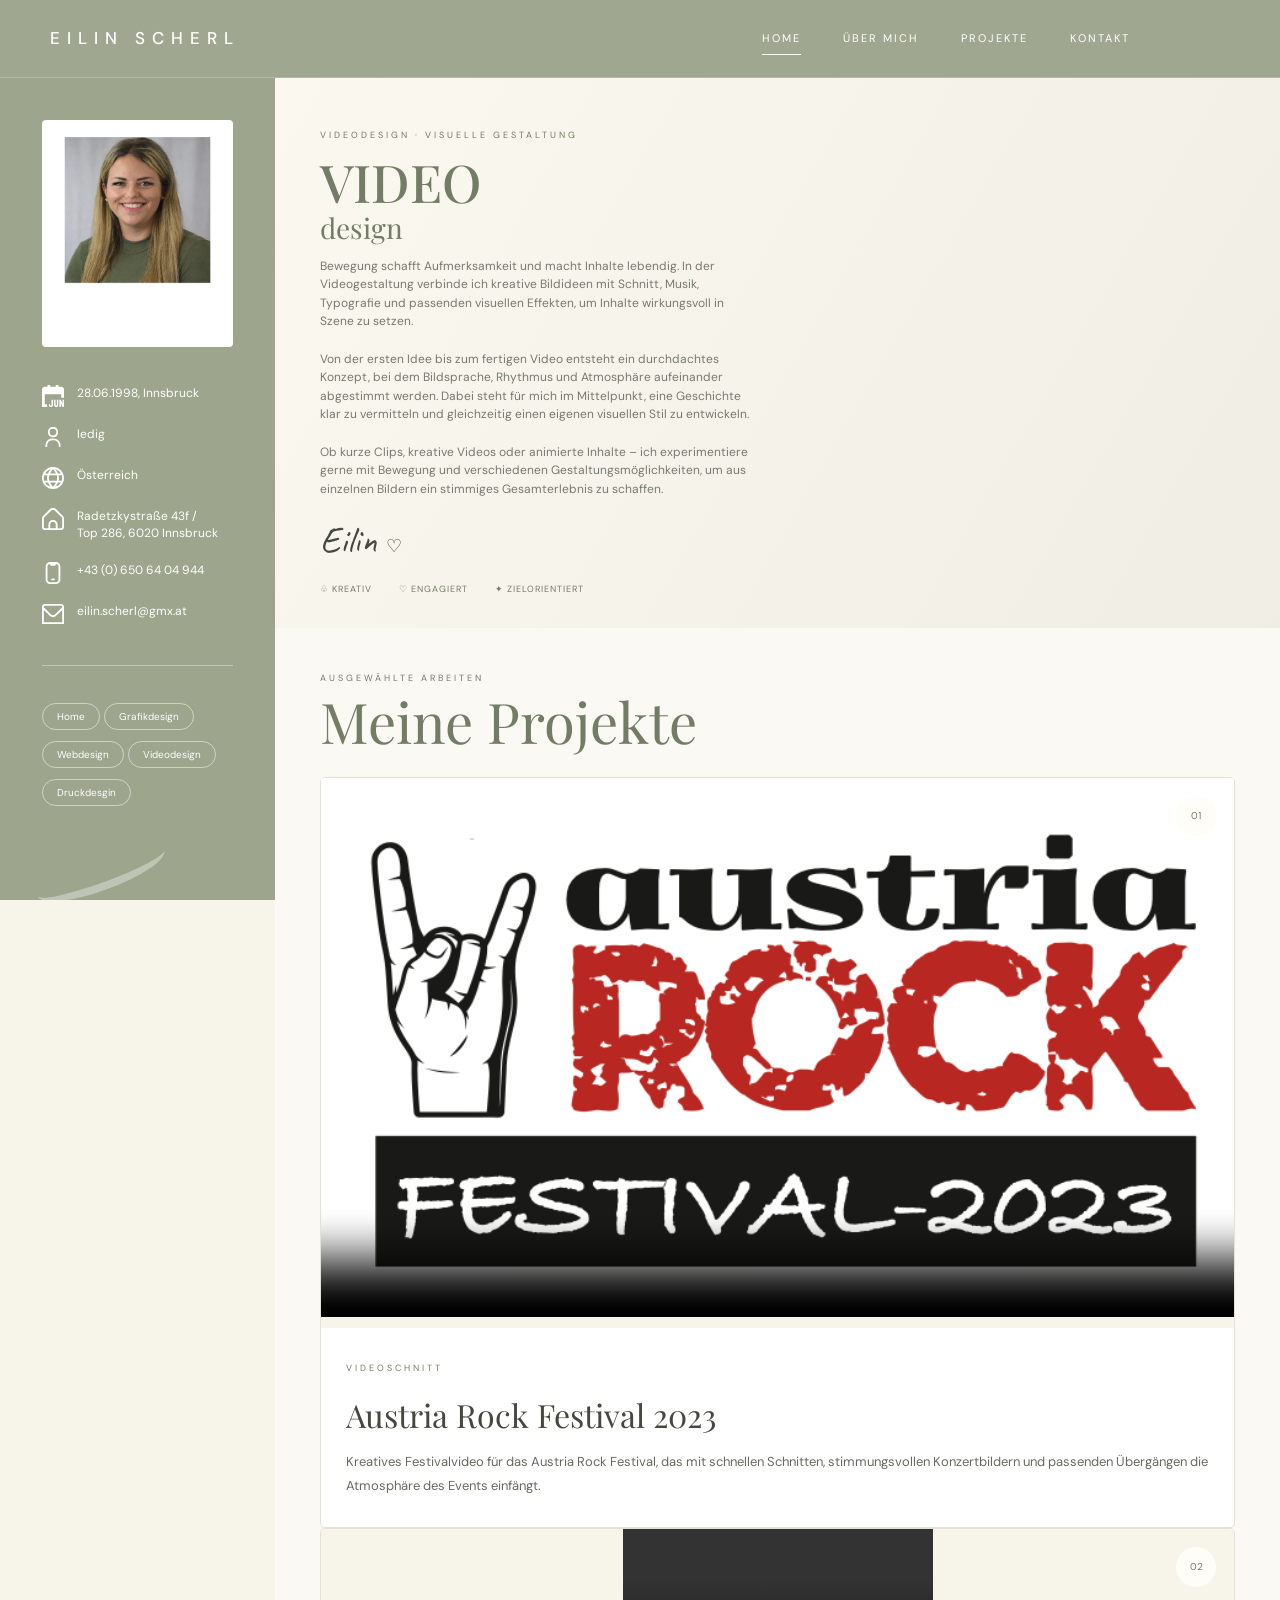
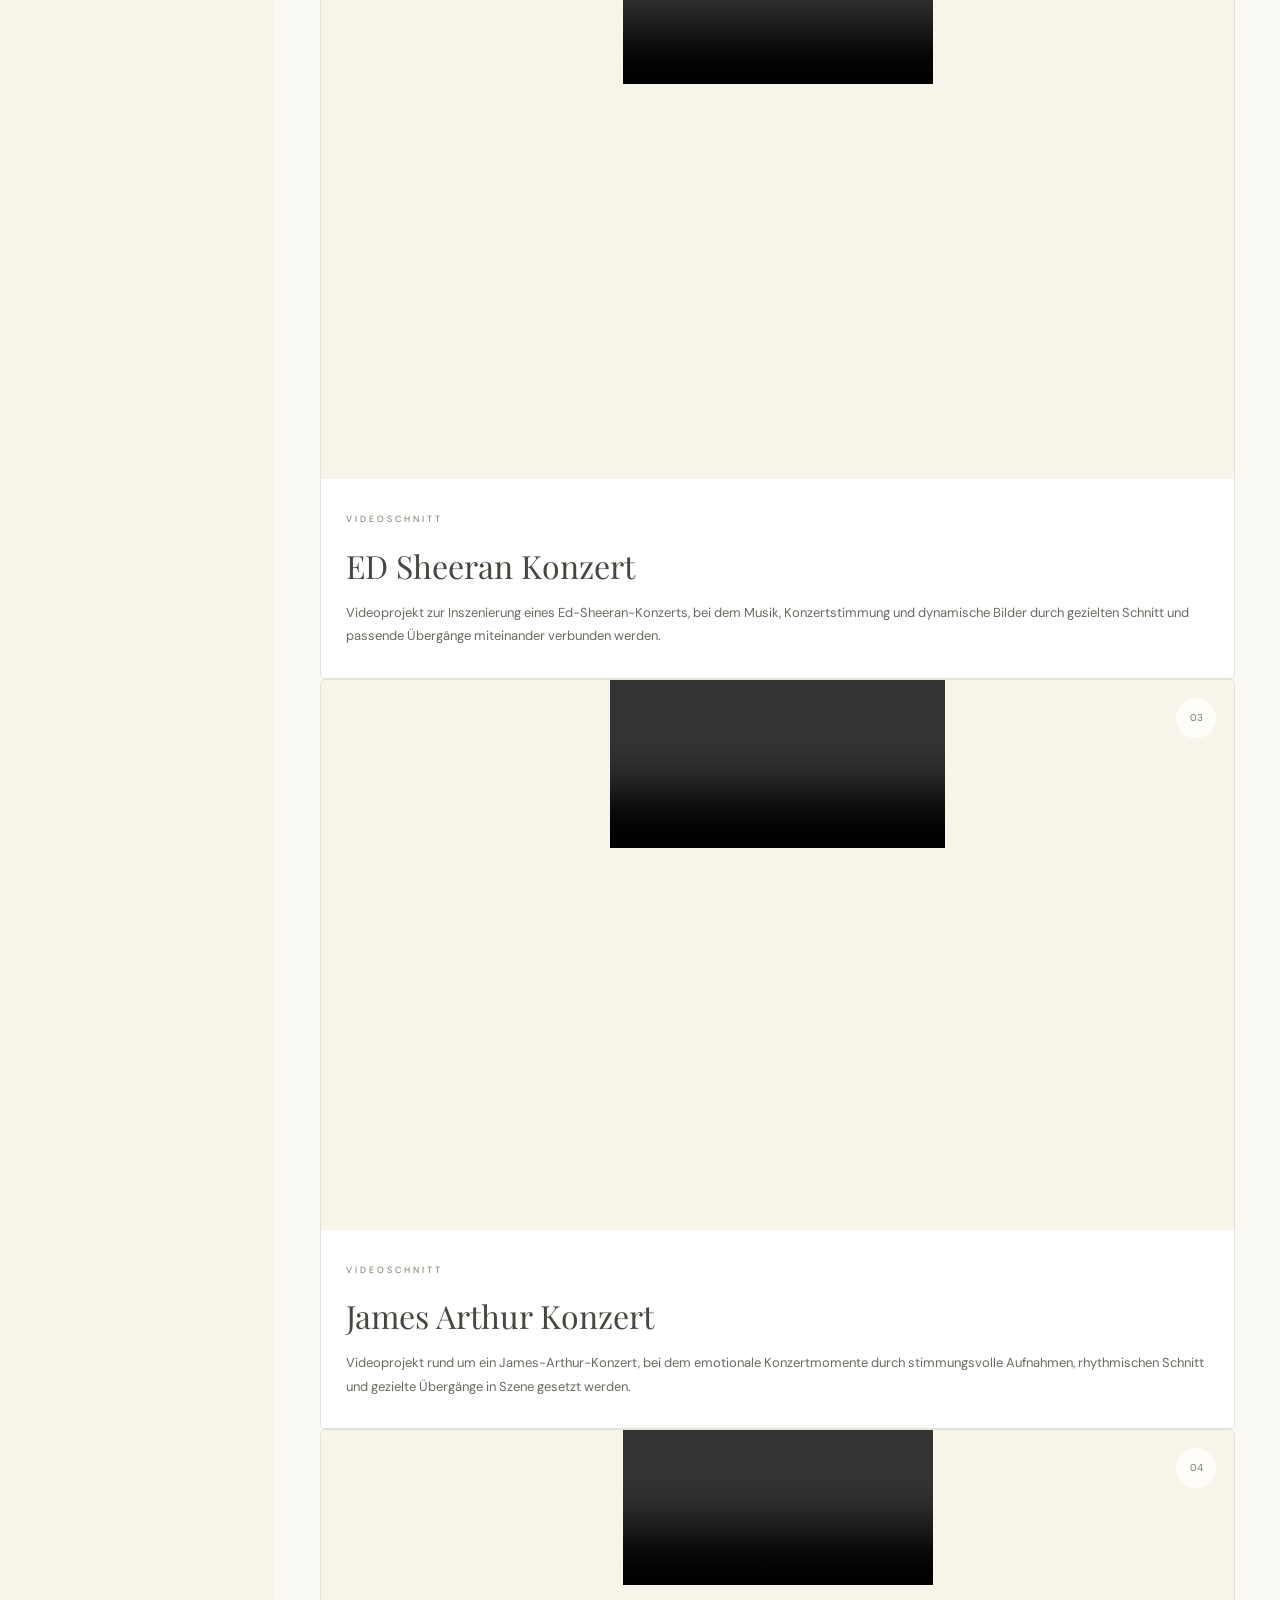
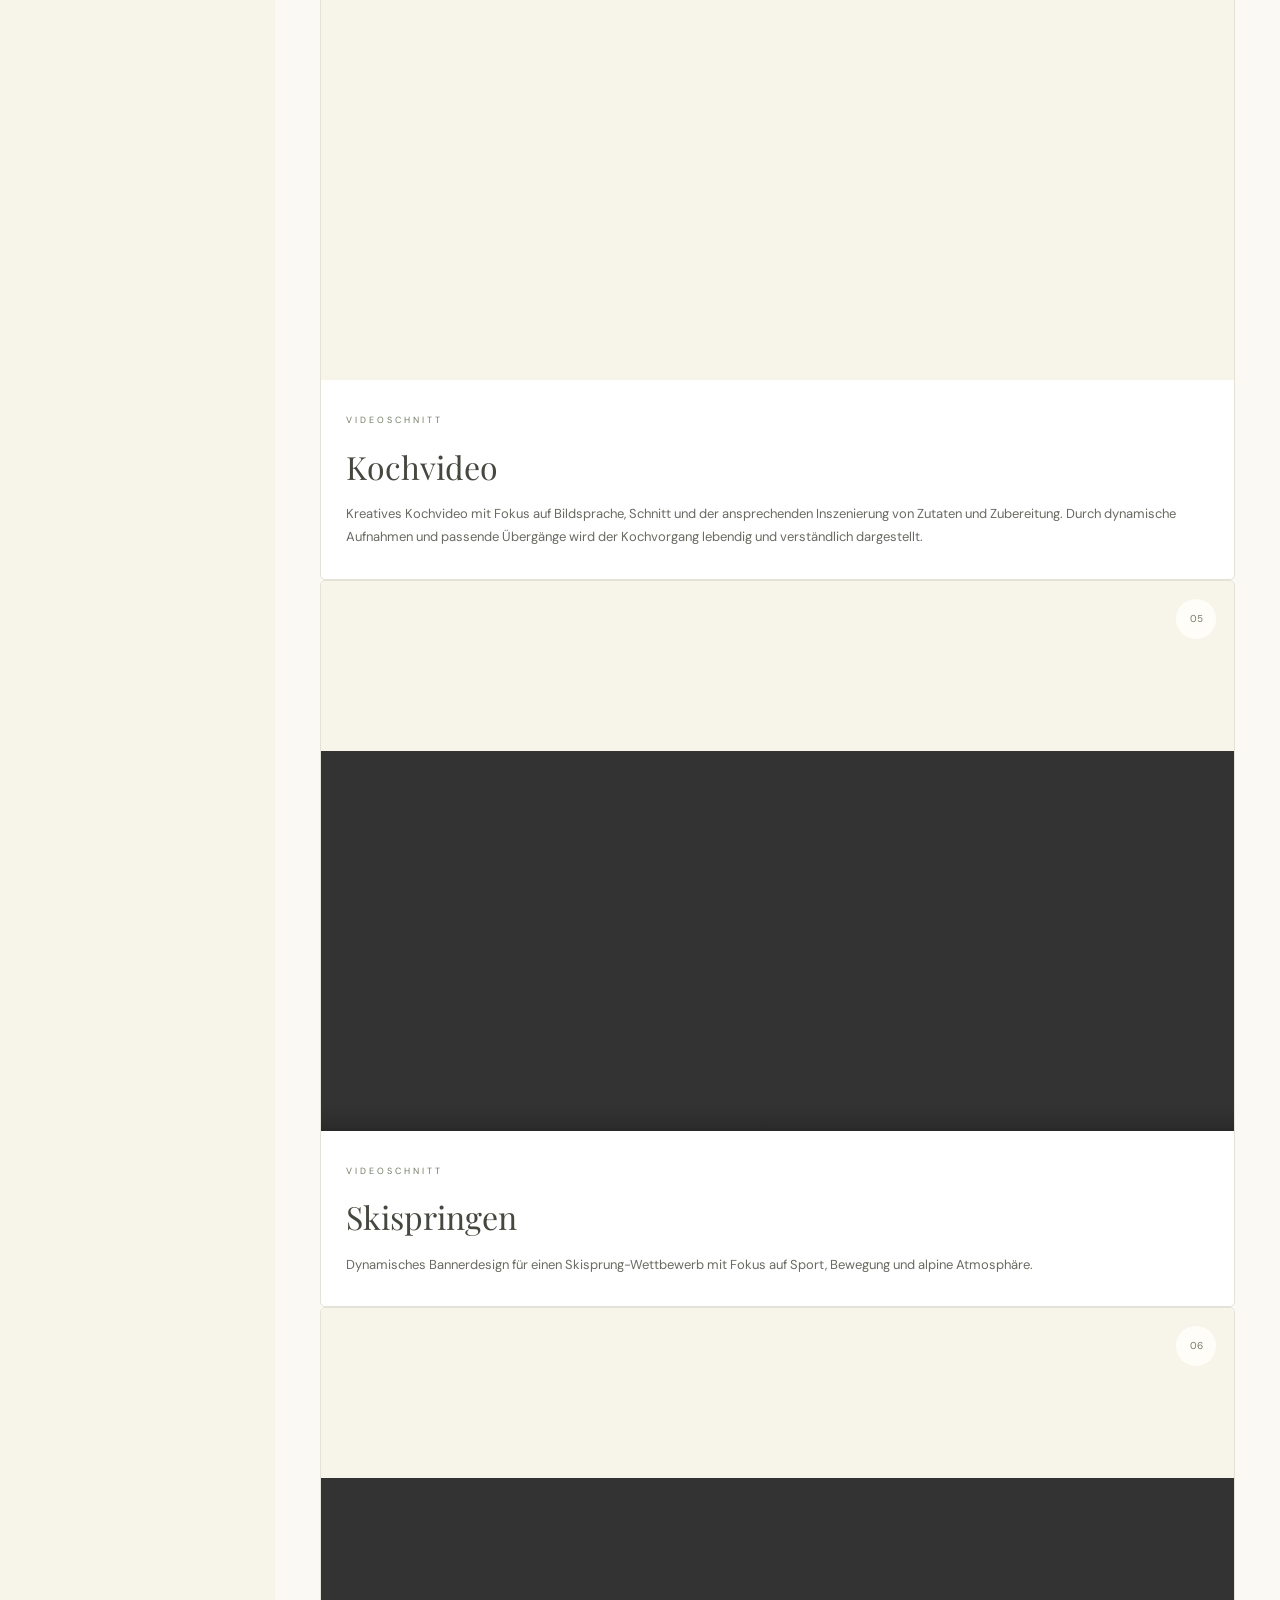
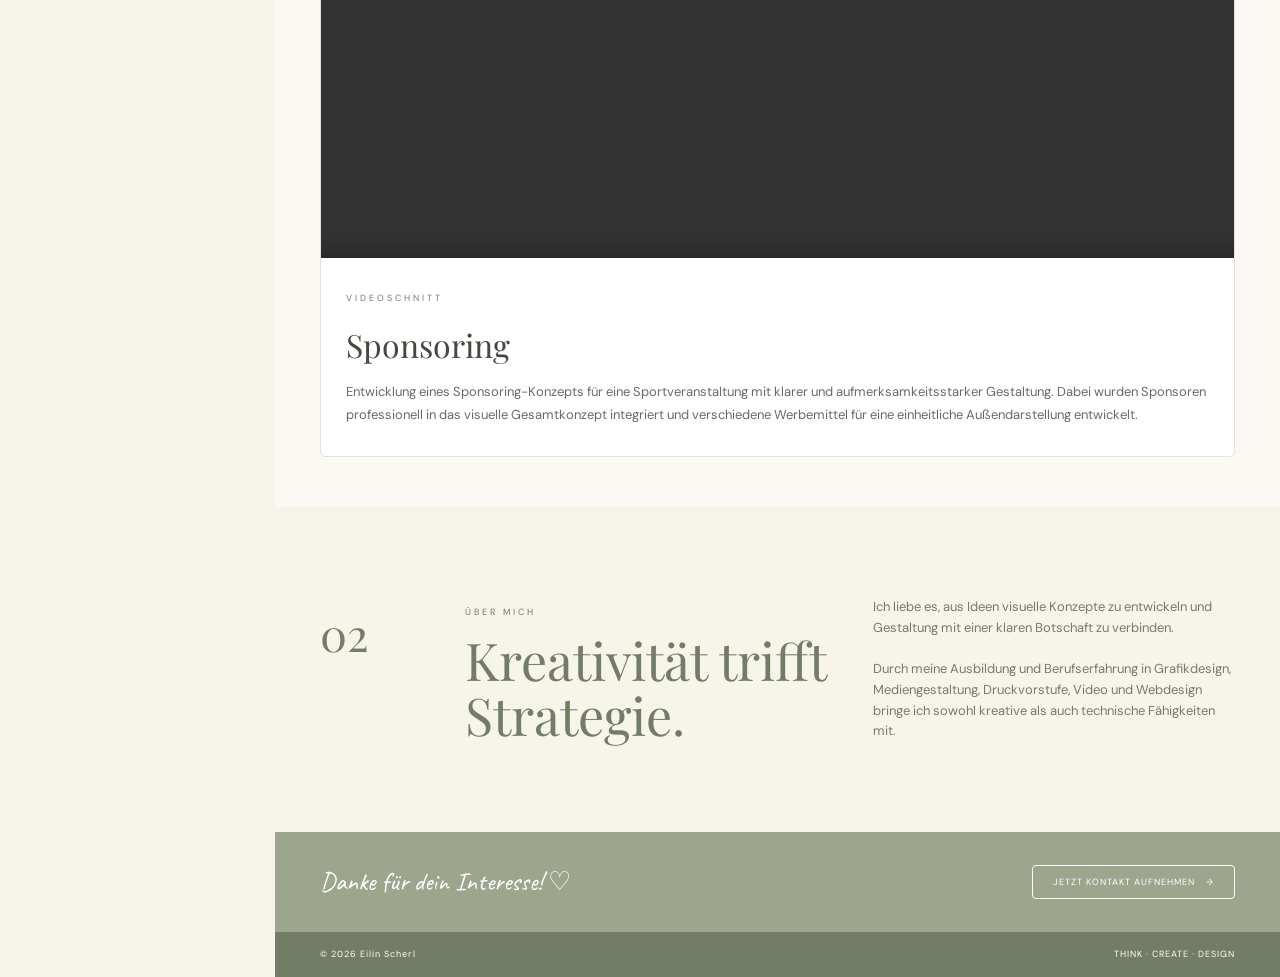
<file: video.html>
<!DOCTYPE html>
<html lang="de">

<head>
    <meta charset="UTF-8">

    <meta
        name="viewport"
        content="width=device-width, initial-scale=1.0"
    >

    <title>Eilin Scherl | Portfolio</title>

    <!-- Google Fonts -->
    <link rel="preconnect" href="https://fonts.googleapis.com">
    <link rel="preconnect" href="https://fonts.gstatic.com" crossorigin>

    <link
        href="https://fonts.googleapis.com/css2?family=Caveat:wght@400;500;600&family=DM+Sans:wght@300;400;500;600&family=Playfair+Display:wght@400;500;600&display=swap"
        rel="stylesheet"
    >

    <link rel="stylesheet" href="style.css">
</head>


<body>


<!-- =====================================================
     NAVIGATION
===================================================== -->

    <header class="topbar">

        <a href="#home" class="name">
            EILIN SCHERL
        </a>


        <nav class="navigation">

            <a href="#home" class="active">
                HOME
            </a>

            <a href="#about">
                ÜBER MICH
            </a>

            <a href="#projects">
                PROJEKTE
            </a>

            <a href="#contact">
                KONTAKT
            </a>

        </nav>

     </header>



<!-- =====================================================
     LINKE SIDEBAR
===================================================== -->

    <aside class="sidebar">
<!-- Portrait -->
        <div class="portrait">
            <img src="fotos/polaroid.png" alt="Eilin Scherl">
        </div>

<!-- Persönliche Daten -->
        <div class="personal-information">
            <div class="information-item">
                <span class="information-icon">
                    <img src="fotos/juni-kalender.svg" alt="kalender" class="icon">
                </span>

                <span>28.06.1998, Innsbruck</span>
            </div>


            <div class="information-item">
                <span class="information-icon">
                    <img src="fotos/benutzer.svg" alt="benutzer" class="icon">
                </span>

                <span>ledig</span>
            </div>


            <div class="information-item">
                <span class="information-icon">
                    <img src="fotos/globus.svg" alt="globus" class="icon">
                </span>

                <span>Österreich</span>
            </div>


            <div class="information-item">
                <span class="information-icon">
                    <img src="fotos/heim.svg" alt="heim" class="icon">
                </span>

                <span>Radetzkystraße 43f /<br> Top 286, 6020 Innsbruck</span>
            </div>


            <div class="information-item">
                <span class="information-icon">
                    <img src="fotos/mobile-kerbe.svg" alt="mobil" class="icon">
                </span>

                <span>+43 (0) 650 64 04 944</span>
            </div>


            <div class="information-item">
                <span class="information-icon">
                    <img src="fotos/umschlag.svg" alt="umschlag" class="icon">
                </span>

                <span>eilin.scherl@gmx.at</span>
            </div>

        </div>
<!-- Trennlinie -->      
        <div class="sidebar-line"></div>

<!-- button -->
        <div class="filter">
            <button class="filter-button">
                <a href="index.html">Home</a>
            </button>

            <button class="filter-button">
                <a href="grafikdesign.html">Grafikdesign</a>
            </button>

            <button class="filter-button">
                <a href="webdesign.html">Webdesign</a>
            </button>

            <button class="filter-button">
                <a href="video.html">Videodesign</a>
            </button>

            <button class="filter-button">
                <a href="druckdesign.html">Druckdesgin</a>
            </button>
        </div>

<!-- Sidebar dekoration -->
        <div class="sidebar-decoration">
            <div class="brush"></div>
                <span>Kreativität<br>trifft Strategie.</span>
                <div class="arrow">↓</div>
        </div>

    </aside>



<!-- =====================================================
     HERO
===================================================== -->
<main>
    <section id="home" class="hero">
        
        <div class="hero-content">
            <span class="eyebrow">
                VIDEODESIGN · VISUELLE GESTALTUNG
            </span>

            <h1>VIDEO
                <small>design</small>
            </h1>

            <p class="intro">
                Bewegung schafft Aufmerksamkeit und macht Inhalte lebendig. In der Videogestaltung verbinde ich kreative Bildideen mit Schnitt, 
                Musik, Typografie und passenden visuellen Effekten, um Inhalte wirkungsvoll in Szene zu setzen.<br><br>
                Von der ersten Idee bis zum fertigen Video entsteht ein durchdachtes Konzept, bei dem Bildsprache, Rhythmus und Atmosphäre aufeinander 
                abgestimmt werden. Dabei steht für mich im Mittelpunkt, eine Geschichte klar zu vermitteln und gleichzeitig einen eigenen visuellen Stil zu entwickeln.<br><br>
                Ob kurze Clips, kreative Videos oder animierte Inhalte – ich experimentiere gerne mit Bewegung und verschiedenen Gestaltungsmöglichkeiten, um aus 
                einzelnen Bildern ein stimmiges Gesamterlebnis zu schaffen.
            </p>

            <div class="signature">
                Eilin
                <span>♡</span>
            </div>

            <div class="qualities">
                <span>♧ KREATIV</span>
                <span>♡ ENGAGIERT</span>
                <span>✦ ZIELORIENTIERT</span>
            </div>
        </div>

<!-- Rechte Hero-Seite -->
        <div class="hero-visual">
            <div class="design-slogan">
                <span>Design ist meine Sprache</span>
            </div>
            
            <img src="fotos/blatter.png">

            <div class="hero-brush"></div>
        </div>

    </section>



<!-- =====================================================
     PORTFOLIO
===================================================== -->
    <section id="projects" class="portfolio">
        <div class="portfolio-heading"> <div>
            <span class="section-label">
                AUSGEWÄHLTE ARBEITEN
            </span>
            <h2>Meine Projekte</h2>
        </div>
        </div>


<!-- =====================================================
Projekt GRID
===================================================== -->
    <div class="small-projects"></div>

<!-- PROJEKT 1 -->
        <article class="small-project" id="austriarock">
            <div class="small-image">
                <video controls class="portfolio-video rock" poster="fotos/logofestival.png">
                    <source src="video/austriarock.mp4" type="video/mp4">
                        Dein Browser unterstützt dieses Video nicht.
                </video>
                        <span class="image-number">01</span>
                </div>
          

            <div class="small-info">
                <span class="project-category">VIDEOSCHNITT</span>
                <h3>Austria Rock Festival 2023</h3>
                <p> Kreatives Festivalvideo für das Austria Rock Festival, das mit schnellen Schnitten, 
                    stimmungsvollen Konzertbildern und passenden Übergängen die Atmosphäre des Events einfängt.
                </p>

            </div>

        </article>

<!-- PROJEKT 2-->
        <article class="small-project">
            <div class="small-image">
                <video controls class="portfolio-video">
                    <source src="video/ed sheeran.mp4" type="video/mp4">
                        Dein Browser unterstützt dieses Video nicht.
       
                </video>
                <span class="image-number">02</span>
            </div> 
           

            <div class="small-info">
                <span class="project-category">VIDEOSCHNITT</span>
                <h3>ED Sheeran Konzert</h3>
                <p> Videoprojekt zur Inszenierung eines Ed-Sheeran-Konzerts, bei dem Musik, Konzertstimmung
                    und dynamische Bilder durch gezielten Schnitt und passende Übergänge miteinander verbunden werden.
                </p>

            </div>

        </article>


 <!--PROJEKT 3 -->
        <article class="small-project">
            <div class="small-image">
                <video controls class="portfolio-video james">
                    <source src="video/jamesarthur.mp4" type="video/mp4">
                        Dein Browser unterstützt dieses Video nicht.

                </video>
                <span class="image-number">03</span>
            </div> 
        

            <div class="small-info">
                <span class="project-category">VIDEOSCHNITT</span>
                <h3>James Arthur Konzert</h3>
                <p> Videoprojekt rund um ein James-Arthur-Konzert, bei dem emotionale Konzertmomente durch stimmungsvolle Aufnahmen, 
                    rhythmischen Schnitt und gezielte Übergänge in Szene gesetzt werden.
                    
                </p>

            </div>

        </article>


 <!-- PROJEKT 4 -->
        <article class="small-project">
            <div class="small-image">
                <video controls class="portfolio-video">
                    <source src="video/kochvideo.mp4" type="video/mp4">
                        Dein Browser unterstützt dieses Video nicht.

                </video>
                <span class="image-number">04</span>
            </div> 

            <div class="small-info">
                <span class="project-category">VIDEOSCHNITT</span>
                <h3>Kochvideo</h3>
                <p> Kreatives Kochvideo mit Fokus auf Bildsprache, Schnitt und der ansprechenden Inszenierung von 
                    Zutaten und Zubereitung. Durch dynamische Aufnahmen und passende Übergänge wird der Kochvorgang lebendig und verständlich dargestellt.
                </p>

            </div>

        </article>

 <!-- PROJEKT 5 -->
        <article class="small-project">
            <div class="small-image">
                <video controls class="portfolio-video mitte">
                    <source src="video/skispringen.mp4" type="video/mp4">
                        Dein Browser unterstützt dieses Video nicht.

                </video>
                <span class="image-number">05</span>
            </div> 

            <div class="small-info">
                <span class="project-category">VIDEOSCHNITT</span>
                <h3>Skispringen</h3>
                <p> Dynamisches Bannerdesign für einen Skisprung-Wettbewerb mit Fokus auf Sport, Bewegung und alpine Atmosphäre.
                </p>

            </div>

        </article>


 <!-- PROJEKT 6 -->
        <article class="small-project">
            <div class="small-image">
                <video controls class="portfolio-video mitte">
                    <source src="video/sponsoring.mp4" type="video/mp4">
                        Dein Browser unterstützt dieses Video nicht.

                </video>
                <span class="image-number">06</span>
            </div> 

            <div class="small-info">
                <span class="project-category">VIDEOSCHNITT</span>
                <h3>Sponsoring</h3>
                <p> Entwicklung eines Sponsoring-Konzepts für eine Sportveranstaltung mit klarer und aufmerksamkeitsstarker Gestaltung. 
                    Dabei wurden Sponsoren professionell in das visuelle Gesamtkonzept integriert und verschiedene Werbemittel für eine einheitliche Außendarstellung entwickelt.
                </p>

            </div>

        </article>


        </section>


<!-- =====================================================
     ÜBER MICH
===================================================== -->
<section id="about" class="about">
    <div class="about-number">02</div>

    <div>
        <span class="section-label">
            ÜBER MICH
        </span>
        <h2>Kreativität trifft<br>Strategie.</h2>
    </div>


    <div class="about-text">
        <p>
            Ich liebe es, aus Ideen visuelle Konzepte
            zu entwickeln und Gestaltung mit einer
            klaren Botschaft zu verbinden.
        </p>

         <p>
            Durch meine Ausbildung und Berufserfahrung
            in Grafikdesign, Mediengestaltung,
            Druckvorstufe, Video und Webdesign bringe ich
            sowohl kreative als auch technische
            Fähigkeiten mit.
        </p>

    </div>
</section>



<!-- =====================================================
     KONTAKT
===================================================== -->
<section id="contact" class="contact">
    <div class="contact-script">
        Danke für dein Interesse! ♡
    </div>

    <a href="mailto:eilin.scherl@gmx.at" class="contact-button">
        JETZT KONTAKT AUFNEHMEN
        <span>
        →
         </span>
    </a>
</section>


<!-- =====================================================
     FOOTER
===================================================== -->
<footer>
    <span>© 2026 Eilin Scherl</span>

    <span>
        THINK · CREATE · DESIGN
    </span>

</footer>
</main>

</body>
</html>
</file>
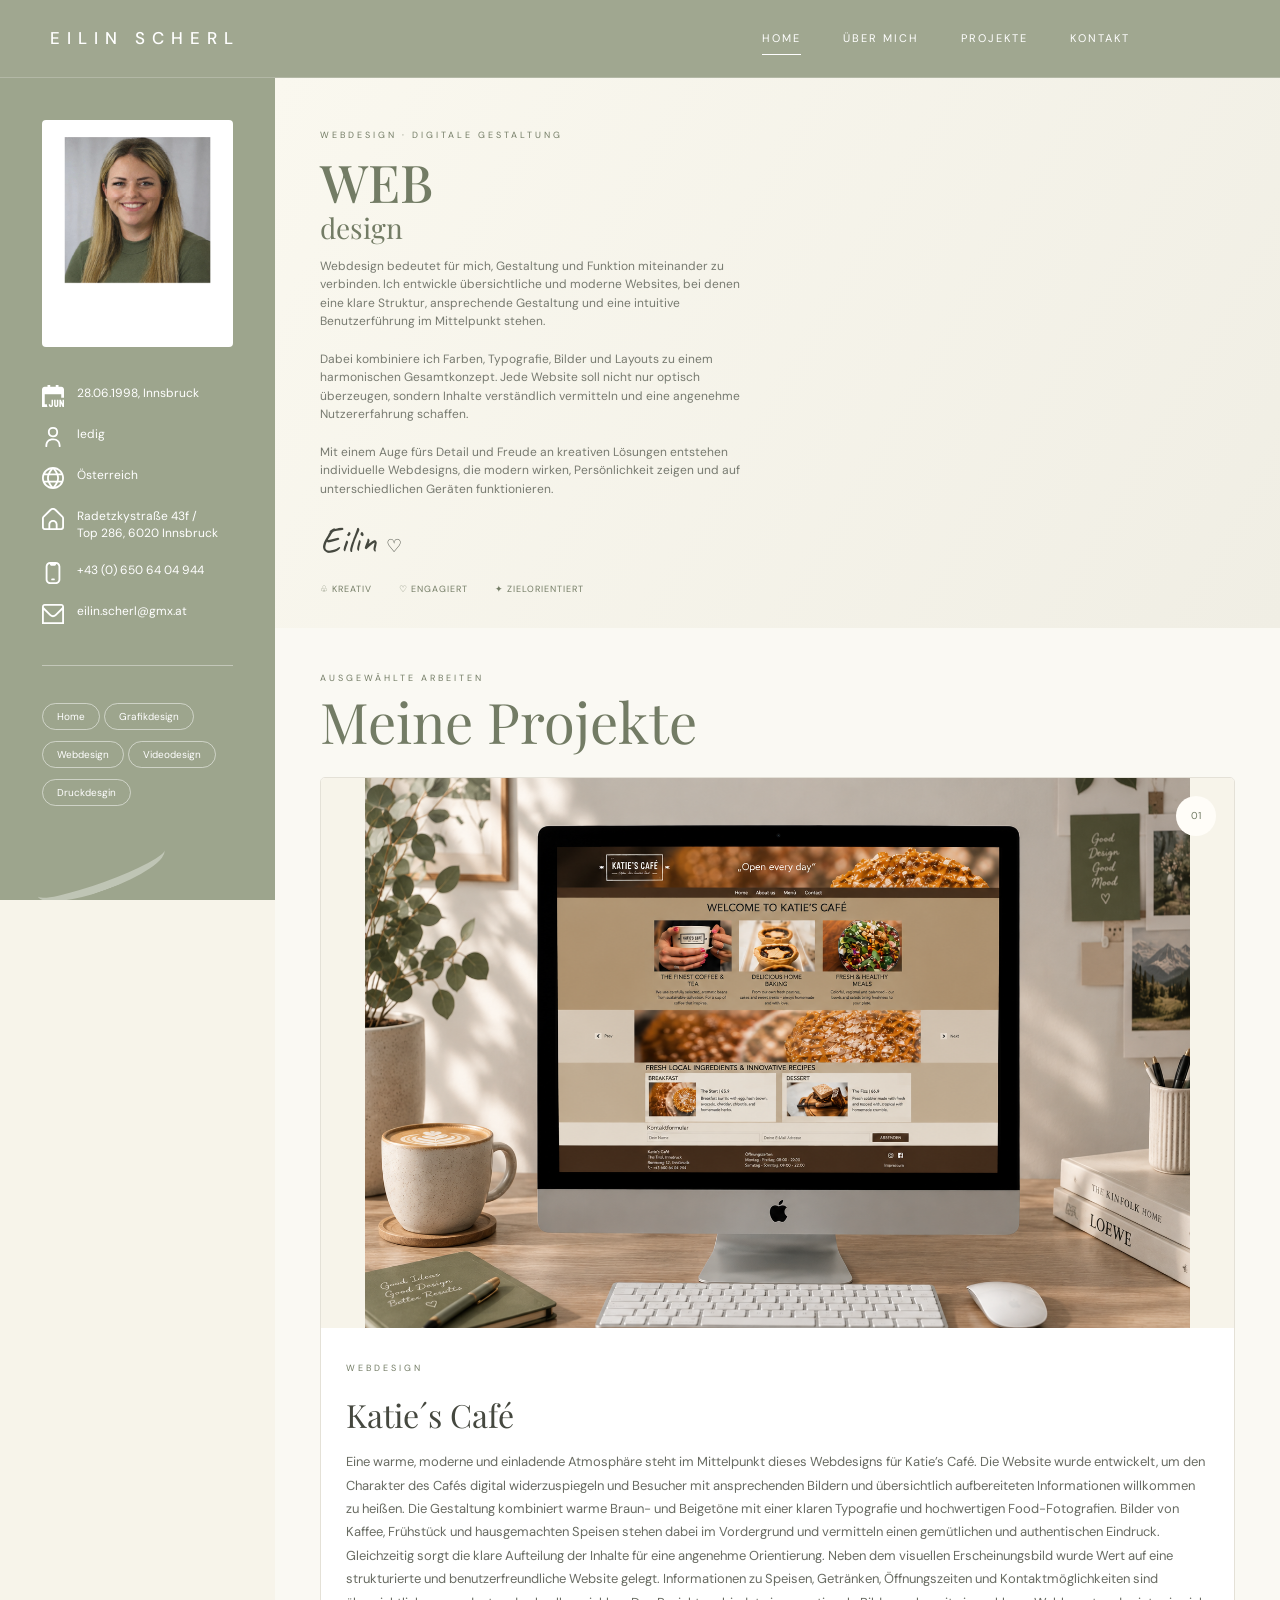
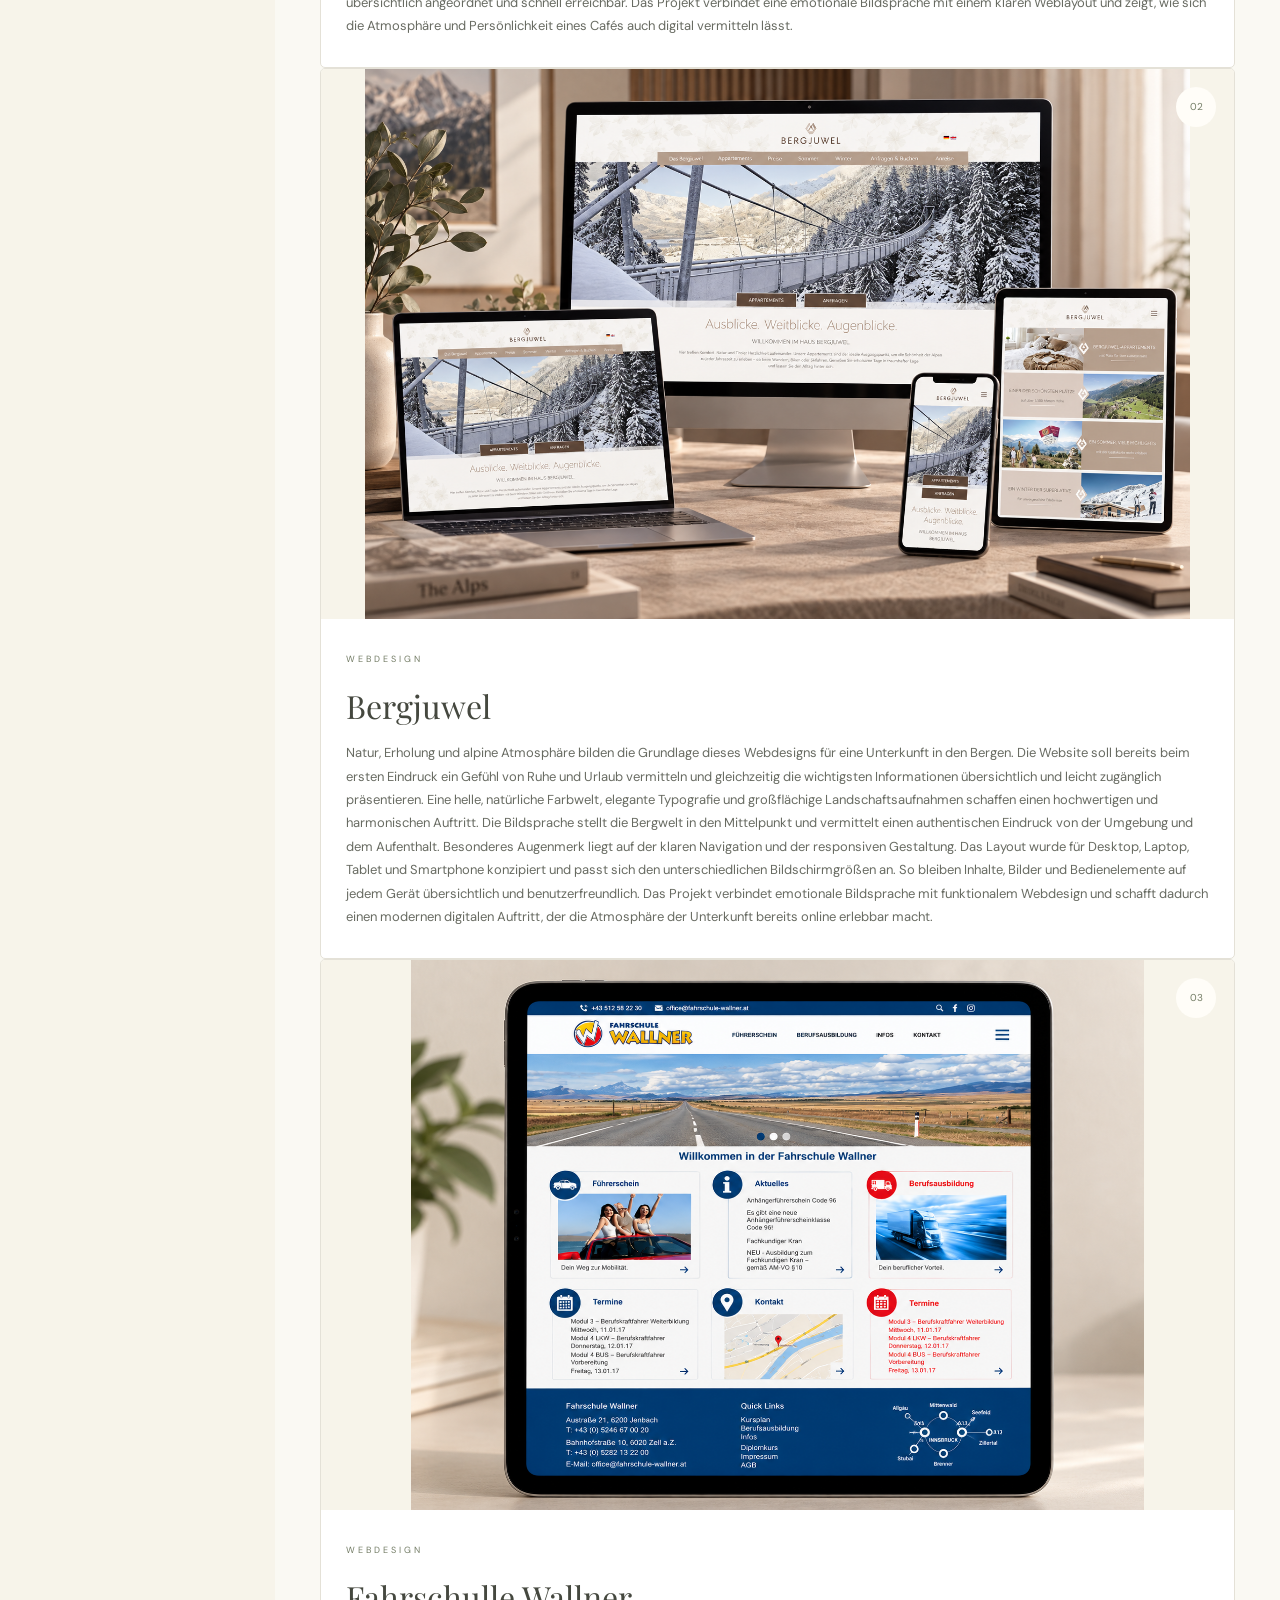
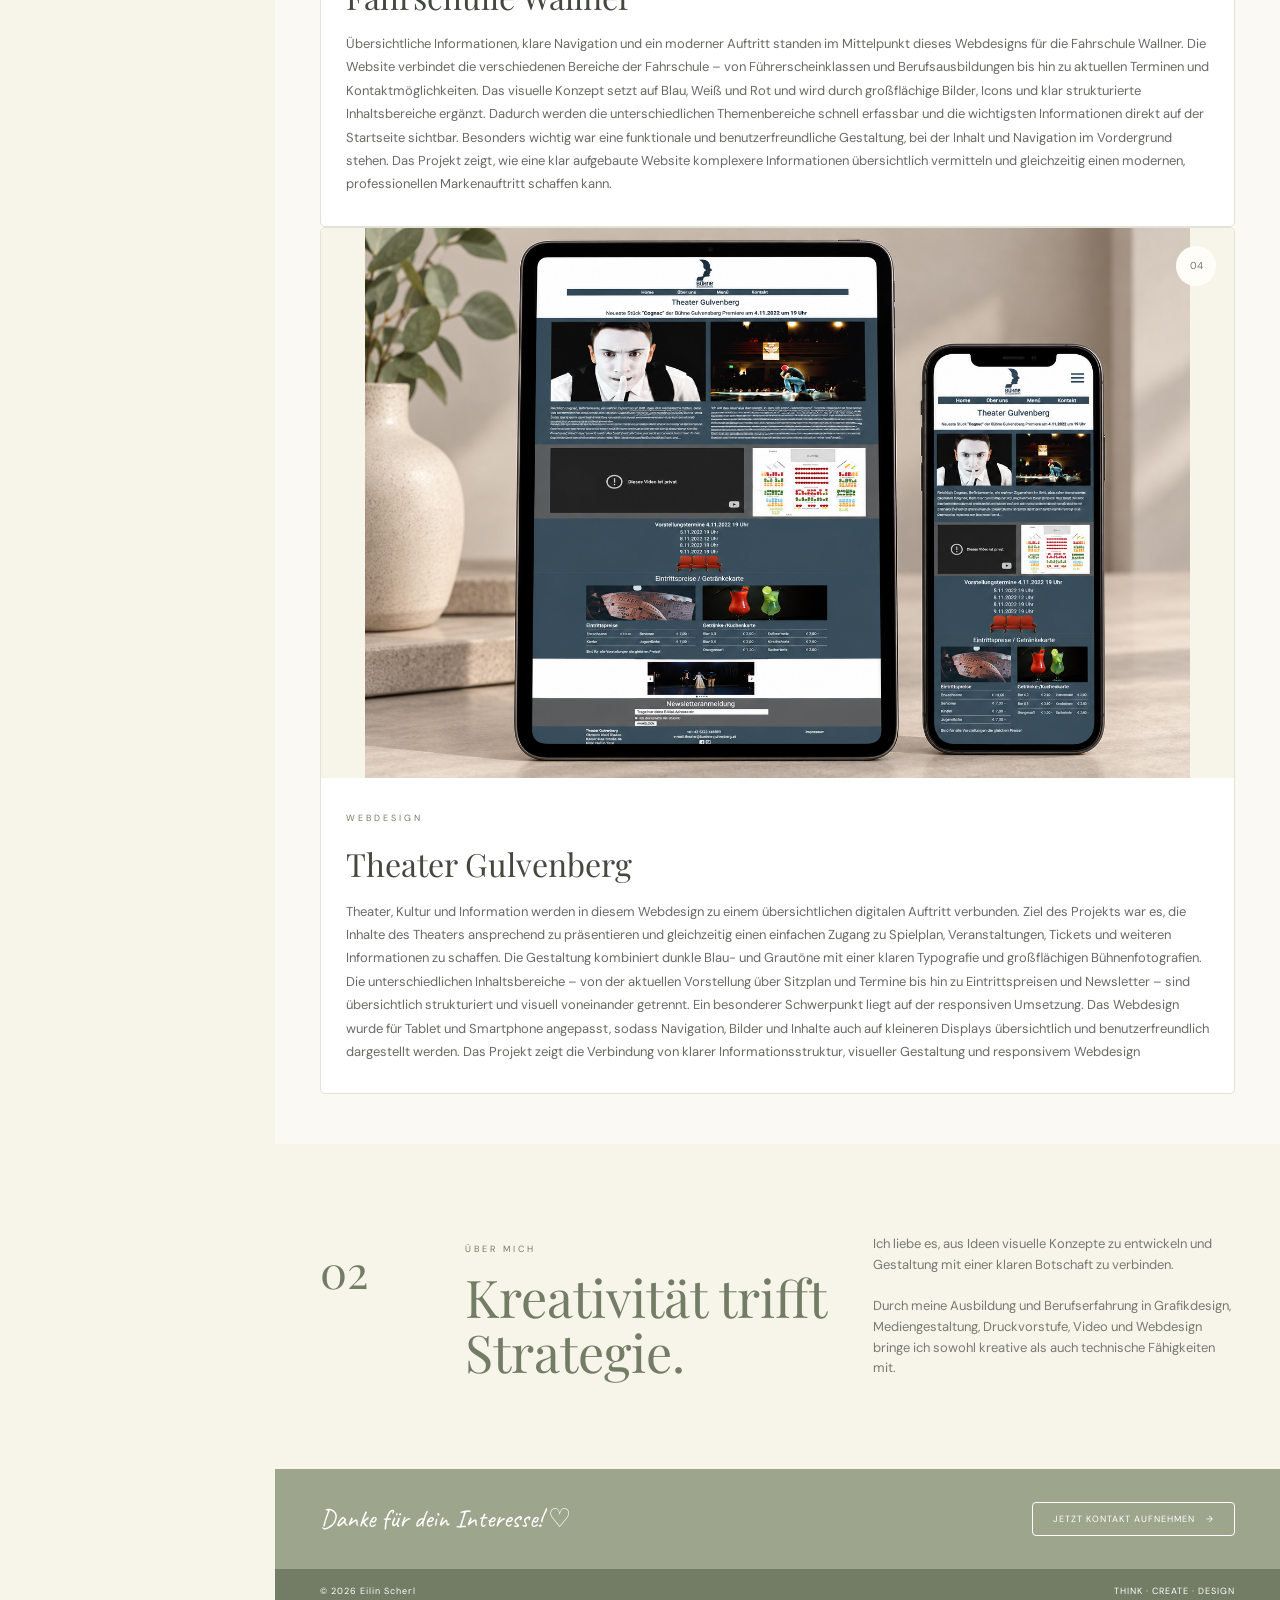
<file: webdesign.html>
<!DOCTYPE html>
<html lang="de">

<head>
    <meta charset="UTF-8">

    <meta
        name="viewport"
        content="width=device-width, initial-scale=1.0"
    >

    <title>Eilin Scherl | Portfolio</title>

    <!-- Google Fonts -->
    <link rel="preconnect" href="https://fonts.googleapis.com">
    <link rel="preconnect" href="https://fonts.gstatic.com" crossorigin>

    <link
        href="https://fonts.googleapis.com/css2?family=Caveat:wght@400;500;600&family=DM+Sans:wght@300;400;500;600&family=Playfair+Display:wght@400;500;600&display=swap"
        rel="stylesheet"
    >

    <link rel="stylesheet" href="style.css">
</head>


<body>


<!-- =====================================================
     NAVIGATION
===================================================== -->

    <header class="topbar">

        <a href="#home" class="name">
            EILIN SCHERL
        </a>


        <nav class="navigation">

            <a href="#home" class="active">
                HOME
            </a>

            <a href="#about">
                ÜBER MICH
            </a>

            <a href="#projects">
                PROJEKTE
            </a>

            <a href="#contact">
                KONTAKT
            </a>

        </nav>

     </header>



<!-- =====================================================
     LINKE SIDEBAR
===================================================== -->

    <aside class="sidebar">
<!-- Portrait -->
        <div class="portrait">
            <img src="fotos/polaroid.png" alt="Eilin Scherl">
        </div>

<!-- Persönliche Daten -->
        <div class="personal-information">
            <div class="information-item">
                <span class="information-icon">
                    <img src="fotos/juni-kalender.svg" alt="kalender" class="icon">
                </span>

                <span>28.06.1998, Innsbruck</span>
            </div>


            <div class="information-item">
                <span class="information-icon">
                    <img src="fotos/benutzer.svg" alt="benutzer" class="icon">
                </span>

                <span>ledig</span>
            </div>


            <div class="information-item">
                <span class="information-icon">
                    <img src="fotos/globus.svg" alt="globus" class="icon">
                </span>

                <span>Österreich</span>
            </div>


            <div class="information-item">
                <span class="information-icon">
                    <img src="fotos/heim.svg" alt="heim" class="icon">
                </span>

                <span>Radetzkystraße 43f /<br> Top 286, 6020 Innsbruck</span>
            </div>


            <div class="information-item">
                <span class="information-icon">
                    <img src="fotos/mobile-kerbe.svg" alt="mobil" class="icon">
                </span>

                <span>+43 (0) 650 64 04 944</span>
            </div>


            <div class="information-item">
                <span class="information-icon">
                    <img src="fotos/umschlag.svg" alt="umschlag" class="icon">
                </span>

                <span>eilin.scherl@gmx.at</span>
            </div>

        </div>
<!-- Trennlinie -->      
        <div class="sidebar-line"></div>

<!-- button -->
        <div class="filter">
            <button class="filter-button">
                <a href="index.html">Home</a>
            </button>

            <button class="filter-button">
                <a href="grafikdesign.html">Grafikdesign</a>
            </button>

            <button class="filter-button">
                <a href="webdesign.html">Webdesign</a>
            </button>

            <button class="filter-button">
                <a href="video.html">Videodesign</a>
            </button>

            <button class="filter-button">
                <a href="druckdesign.html">Druckdesgin</a>
            </button>
        </div>

<!-- Sidebar dekoration -->
        <div class="sidebar-decoration">
            <div class="brush"></div>
                <span>Kreativität<br>trifft Strategie.</span>
                <div class="arrow">↓</div>
        </div>

    </aside>



<!-- =====================================================
     HERO
===================================================== -->
<main>
    <section id="home" class="hero">
        
        <div class="hero-content">
            <span class="eyebrow">
                WEBDESIGN · DIGITALE GESTALTUNG
            </span>

            <h1>WEB
                <small>design</small>
            </h1>

            <p class="intro">
                Webdesign bedeutet für mich, Gestaltung und Funktion miteinander zu verbinden. Ich entwickle übersichtliche und moderne Websites, 
                bei denen eine klare Struktur, ansprechende Gestaltung und eine intuitive Benutzerführung im Mittelpunkt stehen.<br><br>
                Dabei kombiniere ich Farben, Typografie, Bilder und Layouts zu einem harmonischen Gesamtkonzept. Jede Website soll nicht nur 
                optisch überzeugen, sondern Inhalte verständlich vermitteln und eine angenehme Nutzererfahrung schaffen.<br><br>
                Mit einem Auge fürs Detail und Freude an kreativen Lösungen entstehen individuelle Webdesigns, die modern wirken, Persönlichkeit
                zeigen und auf unterschiedlichen Geräten funktionieren.
            </p>

            <div class="signature">
                Eilin
                <span>♡</span>
            </div>

            <div class="qualities">
                <span>♧ KREATIV</span>
                <span>♡ ENGAGIERT</span>
                <span>✦ ZIELORIENTIERT</span>
            </div>
        </div>

<!-- Rechte Hero-Seite -->
        <div class="hero-visual">
            <div class="design-slogan">
                <span>Design ist meine Sprache</span>
            </div>
            
            <img src="fotos/blatter.png">

            <div class="hero-brush"></div>
        </div>

    </section>



<!-- =====================================================
     PORTFOLIO
===================================================== -->
    <section id="projects" class="portfolio">
        <div class="portfolio-heading"> <div>
            <span class="section-label">
                AUSGEWÄHLTE ARBEITEN
            </span>
            <h2>Meine Projekte</h2>
        </div>
        </div>


<!-- =====================================================
Projekt GRID
===================================================== -->
    <div class="small-projects"></div>

<!-- PROJEKT 1 -->
        <article class="small-project" #cafe>
            <div class="small-image">
                <img src="fotos/projekt1.png" alt="Katies Cafe">
                    <span class="image-number">01</span>
            </div>

            <div class="small-info">
                <span class="project-category">WEBDESIGN</span>
                <h3>Katie´s Café</h3>
                <p> Eine warme, moderne und einladende Atmosphäre steht im Mittelpunkt dieses Webdesigns für Katie’s Café. Die Website wurde entwickelt, um den Charakter des Cafés digital widerzuspiegeln und Besucher 
                    mit ansprechenden Bildern und übersichtlich aufbereiteten Informationen willkommen zu heißen.
                    Die Gestaltung kombiniert warme Braun- und Beigetöne mit einer klaren Typografie und hochwertigen Food-Fotografien. Bilder von Kaffee, Frühstück und hausgemachten Speisen stehen dabei im Vordergrund
                    und vermitteln einen gemütlichen und authentischen Eindruck. Gleichzeitig sorgt die klare Aufteilung der Inhalte für eine angenehme Orientierung.
                    Neben dem visuellen Erscheinungsbild wurde Wert auf eine strukturierte und benutzerfreundliche Website gelegt. Informationen zu Speisen, Getränken, Öffnungszeiten und Kontaktmöglichkeiten sind übersichtlich 
                    angeordnet und schnell erreichbar.
                    Das Projekt verbindet eine emotionale Bildsprache mit einem klaren Weblayout und zeigt, wie sich die Atmosphäre und Persönlichkeit eines Cafés auch digital vermitteln lässt.
                </p>

            </div>

        </article>

<!-- PROJEKT 2-->
        <article class="small-project" id="bergjuwel">
            <div class="small-image">
                <img src="fotos/projekt3.png" alt="Bergjuwel">
                    <span class="image-number">02</span>
            </div>

            <div class="small-info">
                <span class="project-category">WEBDESIGN</span>
                <h3>Bergjuwel</h3>
                <p>Natur, Erholung und alpine Atmosphäre bilden die Grundlage dieses Webdesigns für eine Unterkunft in den Bergen. Die Website soll bereits beim ersten Eindruck ein Gefühl von Ruhe und Urlaub vermitteln 
                    und gleichzeitig die wichtigsten Informationen übersichtlich und leicht zugänglich präsentieren.
                    Eine helle, natürliche Farbwelt, elegante Typografie und großflächige Landschaftsaufnahmen schaffen einen hochwertigen und harmonischen Auftritt. Die Bildsprache stellt die Bergwelt in den Mittelpunkt
                    und vermittelt einen authentischen Eindruck von der Umgebung und dem Aufenthalt.
                    Besonderes Augenmerk liegt auf der klaren Navigation und der responsiven Gestaltung. Das Layout wurde für Desktop, Laptop, Tablet und Smartphone konzipiert und passt sich den unterschiedlichen Bildschirmgrößen an.
                    So bleiben Inhalte, Bilder und Bedienelemente auf jedem Gerät übersichtlich und benutzerfreundlich.
                    Das Projekt verbindet emotionale Bildsprache mit funktionalem Webdesign und schafft dadurch einen modernen digitalen Auftritt, der die Atmosphäre der Unterkunft bereits online erlebbar macht.
                </p>

            </div>
        </article>

 <!--PROJEKT 3 -->
        <article class="small-project" id="wallner">
            <div class="small-image">
                <img src="fotos/projekt5.png" alt="Fahrschule Wallner">
                    <span class="image-number">03</span>
            </div>

            <div class="small-info">
                <span class="project-category">WEBDESIGN</span>
                <h3>Fahrschulle Wallner</h3>
                <p>Übersichtliche Informationen, klare Navigation und ein moderner Auftritt standen im Mittelpunkt dieses Webdesigns für die Fahrschule Wallner. Die Website verbindet die verschiedenen Bereiche der Fahrschule
                    – von Führerscheinklassen und Berufsausbildungen bis hin zu aktuellen Terminen und Kontaktmöglichkeiten.
                    Das visuelle Konzept setzt auf Blau, Weiß und Rot und wird durch großflächige Bilder, Icons und klar strukturierte Inhaltsbereiche ergänzt. Dadurch werden die unterschiedlichen Themenbereiche schnell erfassbar
                    und die wichtigsten Informationen direkt auf der Startseite sichtbar.
                    Besonders wichtig war eine funktionale und benutzerfreundliche Gestaltung, bei der Inhalt und Navigation im Vordergrund stehen. Das Projekt zeigt, wie eine klar aufgebaute Website komplexere Informationen
                    übersichtlich vermitteln und gleichzeitig einen modernen, professionellen Markenauftritt schaffen kann.
                </p>
            </div>
        </article>


 <!-- PROJEKT 4 -->
        <article class="small-project">
            <div class="small-image">
                <img src="fotos/gulvenberg.png" alt="Theater Gulvenberg">
                    <span class="image-number">04</span>
            </div>

            <div class="small-info">
                <span class="project-category">WEBDESIGN</span>
                <h3>Theater Gulvenberg</h3>
                <p>Theater, Kultur und Information werden in diesem Webdesign zu einem übersichtlichen digitalen Auftritt verbunden. Ziel des Projekts war es, die Inhalte des Theaters ansprechend zu präsentieren und gleichzeitig einen 
                    einfachen Zugang zu Spielplan, Veranstaltungen, Tickets und weiteren Informationen zu schaffen.
                    Die Gestaltung kombiniert dunkle Blau- und Grautöne mit einer klaren Typografie und großflächigen Bühnenfotografien. Die unterschiedlichen Inhaltsbereiche – von der aktuellen Vorstellung über Sitzplan und Termine 
                    bis hin zu Eintrittspreisen und Newsletter – sind übersichtlich strukturiert und visuell voneinander getrennt.
                    Ein besonderer Schwerpunkt liegt auf der responsiven Umsetzung. Das Webdesign wurde für Tablet und Smartphone angepasst, sodass Navigation, Bilder und Inhalte auch auf kleineren Displays übersichtlich und benutzerfreundlich 
                    dargestellt werden. Das Projekt zeigt die Verbindung von klarer Informationsstruktur, visueller Gestaltung und responsivem Webdesign
                </p>
            </div>
        </article>



        </section>


<!-- =====================================================
     ÜBER MICH
===================================================== -->
<section id="about" class="about">
    <div class="about-number">02</div>

    <div>
        <span class="section-label">
            ÜBER MICH
        </span>
        <h2>Kreativität trifft<br>Strategie.</h2>
    </div>


    <div class="about-text">
        <p>
            Ich liebe es, aus Ideen visuelle Konzepte
            zu entwickeln und Gestaltung mit einer
            klaren Botschaft zu verbinden.
        </p>

         <p>
            Durch meine Ausbildung und Berufserfahrung
            in Grafikdesign, Mediengestaltung,
            Druckvorstufe, Video und Webdesign bringe ich
            sowohl kreative als auch technische
            Fähigkeiten mit.
        </p>

    </div>
</section>



<!-- =====================================================
     KONTAKT
===================================================== -->
<section id="contact" class="contact">
    <div class="contact-script">
        Danke für dein Interesse! ♡
    </div>

    <a href="mailto:eilin.scherl@gmx.at" class="contact-button">
        JETZT KONTAKT AUFNEHMEN
        <span>
        →
         </span>
    </a>
</section>


<!-- =====================================================
     FOOTER
===================================================== -->
<footer>
    <span>© 2026 Eilin Scherl</span>

    <span>
        THINK · CREATE · DESIGN
    </span>

</footer>
</main>

</body>
</html>
</file>
<file: style.css>
/* =====================================================
   VARIABLEN
===================================================== */

:root {
    --sage: #9da58d;
    --sage-dark: #737c65;
    --sage-light: #d9ddcf;

    --cream: #f7f4ea;
    --cream-dark: #eeece2;

    --white: #ffffff;

    --text: #45483f;
    --text-light: #777a70;

    --border: rgba(115, 124, 101, 0.22);
}


/* =====================================================
   RESET
===================================================== */

* {
    margin: 0;
    padding: 0;
    box-sizing: border-box;
}

html {
    scroll-behavior: smooth;
}

body {
    background: var(--cream);
    color: var(--text);
    font-family: "DM Sans",Arial,sans-serif;
    line-height: 1.6;
}


a {
    text-decoration: none;
    color: inherit;
}


img {
    display: block;
    width: 100%;
}


/* =====================================================
   NAVIGATION
===================================================== */

.topbar {
    position: fixed;
    top: 0;
    left: 0;
    width: 100%;
    height: 78px;
    background: rgba(157,165,141,.97);
    display: flex;
    align-items: center;
    padding:0 50px;
    color: white;
    z-index: 1000;
    border-bottom: 1px solid rgba(255,255,255,.2);
}


.name {
    font-size: 17px;
    letter-spacing: 7px;
    font-weight: 500;
    white-space: nowrap;
}

.navigation {
    display: flex;
    gap: 42px;
    margin-left: auto;
    margin-right: 100px;
}


.navigation a {
    position: relative;
    font-size: 11px;
    letter-spacing: 2px;
    padding: 29px 0;
}

.navigation a::after {
    content: "";
    position: absolute;
    left: 0;
    bottom: 21px;
    width: 0;
    height: 1px;
    background: white;
    transition: .3s;
}


.navigation a:hover::after,
.navigation a.active::after {
    width: 100%;
}


.nav-script {
    position: absolute;
    right: 50px;
    top: 13px;
    font-family: "Caveat", cursive;
    font-size: 22px;
    transform: rotate(-4deg);
    opacity: .95;
}


/* =====================================================
  LINKE SIDEBAR
===================================================== */

.sidebar {
    position: fixed;
    left: 0;
    top: 78px;
    width: 275px;
    height: calc(100vh - 78px);
    background: var(--sage);
    color: white;
    padding: 42px 42px;
    z-index: 900;
    overflow-y: auto;
}


/* =====================================================
   PORTRAIT
===================================================== */

.portrait {
    width: 100%;
    padding: 4px;
    background: white;
    border-radius: 4px;
    margin-bottom: 38px;
}


.portrait img {
    object-fit: cover;
}


/* =====================================================
   PERSÖNLICHE DATEN
===================================================== */

.personal-information {
    display: flex;
    flex-direction: column;
    gap: 19px;
}


.information-item {
    display: flex;
    align-items: flex-start;
    gap: 13px;
    font-size: 12px;
    line-height: 1.45;
}


.information-icon {
    width: 22px;
    min-width: 22px;
    text-align: center;
    font-size: 20px;
}


/* =====================================================
   TRENNLINIE
===================================================== */

.sidebar-line {
    height: 1px;
    width: 100%;
    margin: 40px 0 36px;
    background: rgba(255,255,255,.38);

}


/* =====================================================
   FILTER
===================================================== */
.filter-button {
    border:1px solid rgba(255,255,255,.5);
    border-radius: 30px;
    background: transparent;
    color: white;
    padding: 6px 14px;
    font-family: "DM Sans",sans-serif;
    font-size: 10px;
    cursor: pointer;
    margin-bottom:10px;
}


.filter-button.active,
.filter-button:hover {
    background: white;
    color: var(--sage-dark);
}


/* =====================================================
   SIDEBAR DEKORATION
===================================================== */

.sidebar-decoration {
    position: static;
    margin-top: 35px;
    font-family: "Caveat", cursive;
    font-size: 22px;
    transform: rotate(-8deg);
}


.brush {
    width: 135px;
    height: 35px;
    border-bottom:  8px solid rgba(255,255,255,.35);
    border-radius: 50%;
    transform: rotate(-12deg);
    margin-bottom: 4px;
}

.arrow {
    text-align: center;
    margin-top: 13px;
    font-size: 25px;
}



/* =====================================================
   HERO Linke Seite ganzer Text/ Bereich Design ist meine Sprache
===================================================== */

main {
    margin-left: 275px;
    padding-top: 78px;

}

.hero {
    min-height: 360px;
    background:linear-gradient(120deg, #faf8ef,#f0eee4 );
    display: grid;
    grid-template-columns: 1fr 1fr;
    padding:42px 45px 32px;
    overflow: hidden;
}

.hero-content {
    padding-left: 0;
    position: relative;
    z-index: 2;
}


.eyebrow {
    font-size: 9px;
    letter-spacing: 3px;
    color: var(--sage-dark);
}


.hero h1 {
    margin-top: 10px;
    font-family: "Playfair Display", serif;
    font-size: 52px;
    line-height: 1;
    font-weight: 500;
    color: var(--sage-dark);
}


.hero h1 small {
    display: block;
    font-size: 28px;
    margin-top: 6px;
    color: var(--sage-dark);
    font-weight: 400;
}


.intro {
    max-width: 430px;
    margin-top: 15px;
    font-size: 12px;
    line-height: 1.55;
    color: var(--text-light);
}


.signature {
    font-family: "Caveat", cursive;
    font-size: 37px;
    margin-top: 12px;
    color: var(--text);
}


.signature span {
    font-size: 18px;
}


.qualities {
    display: flex;
    gap: 27px;
    margin-top: 12px;
    color: var(--sage-dark);
    font-size: 9px;
    letter-spacing: 1px;
}


/* =====================================================
   Rechte Hero Seite
===================================================== */

.hero-visual {
    position: relative;
    display: flex;
    align-items: center;
    justify-content: center;
}


.design-slogan {
    position: absolute;
    right: 12%;
    top: 28%;
    z-index: 2;
}

.design-slogan span {
    font-family: "Caveat", cursive;
    font-size: 70px;
    font-weight: 500;
    color: #737c65;
    white-space: nowrap;
}


.hero-brush {
    position: absolute;
    width: 260px;
    height: 60px;
    border-bottom: 11px solid rgba(157,165,141,.45);
    border-radius: 50%;
    transform: rotate(-12deg) translateY(55px);
}




/* =====================================================
   PORTFOLIO
===================================================== */

.portfolio {
    padding: 35px 45px 50px;
    background: #faf9f3;
}


.portfolio-heading {
    display: grid;
    grid-template-columns:1fr 380px;
    align-items: end;
    gap: 50px;
    margin-bottom: 28px;
}


.section-label {
    font-size: 9px;
    letter-spacing: 3px;
    color: var(--sage-dark);
}


.portfolio-heading h2 {
    font-family: "Playfair Display", serif;
    font-weight: 400;
    font-size: 56px;
    line-height: 1;
    color: var(--sage-dark);
    margin-top: 5px;
}


.portfolio-description {
    font-size: 11px;
    line-height: 1.6;
    color: var(--text-light);
    max-width: 380px;
}


/* =====================================================
   PROJEKTe GRID
===================================================== */

.project-grid {
    display: grid;
    grid-template-columns: repeat(3, 1fr);
    gap: 18px;
}


/* =====================================================
   PROJEKT CARD
===================================================== */

.project-card {
    background: white;
    border: 1px solid var(--border);
    border-radius: 5px;
    overflow: hidden;
    transition: transform .3s ease, box-shadow .3s ease;
}


.project-card:hover {
    transform: translateY(-6px);
    box-shadow: 0 16px 35px rgba(70,80,60,.13);
}


/* Bild */

.project-image {
    position: relative;
    aspect-ratio: 16 / 9;
    overflow: hidden;
    background: var(--sage-light);
}


.project-image img {
    height: 100%;
    object-fit: cover;
    transition: transform .5s ease;
}


.project-card:hover
.project-image img {
    transform: scale(1.04);
}


/* Nummer */

.project-number {
    position: absolute;
    top: 12px;
    right: 12px;
    width: 28px;
    height: 28px;
    border-radius: 50%;
    background: rgba(255,255,255,.88);
    color: var(--sage-dark);
    display: flex;
    align-items: center;
    justify-content: center;
    font-size: 9px;
}


/* Card Text */

.project-content {
    padding: 14px 17px 17px;
}


.project-category {
    font-size: 8px;
    letter-spacing: 2px;
    color: var(--sage-dark);
}


.project-content h3 {
    font-family:"Playfair Display", serif;
    font-size: 17px;
    font-weight: 500;
    margin: 5px 0 7px;
    color: var(--text);
}


.project-content p {
    font-size: 9.5px;
    line-height: 1.55;
    color: var(--text-light);
    min-height: 44px;
}


.project-link {
    display: inline-flex;
    align-items: center;
    gap: 8px;
    margin-top: 10px;
    font-size: 9px;
    color: var(--sage-dark);
}


.project-link span {
    transition: transform .2s;
}


.project-link:hover span {
    transform: translateX(5px);
}


/* =====================================================
   ÜBER MICH
===================================================== */

.about {
    background: var(--cream);
    padding: 90px 45px;
    display: grid;
    grid-template-columns: 100px 1fr 1fr;
    gap: 45px;
    align-items: start;
}


.about-number {
    font-family: "Playfair Display", serif;
    color:var(--sage-dark);
    font-size: 45px;
}


.about h2 {
    font-family: "Playfair Display",serif;
    font-weight: 400;
    font-size: 52px;
    line-height: 1.05;
    color:var(--sage-dark);
    margin-top: 10px;
}


.about-text {
    max-width: 480px;
    color:var(--text-light);
    font-size: 13px;
}


.about-text p + p {
    margin-top: 20px;
}


/* =====================================================
   KONTAKT
===================================================== */

.contact {
    min-height: 100px;
    background:var(--sage);
    color: white;
    padding:24px 45px;
    display: flex;
    align-items: center;
    gap: 35px;
}


.contact-script {
    font-family: "Caveat",cursive;
    font-size: 26px;
    flex: 1;
}


.contact-button {
    border:1px solid white;
    border-radius: 4px;
    padding:9px 20px;
    font-size: 9px;
    letter-spacing: 1px;
    transition: .3s;
}


.contact-button:hover {
    background: white;
    color: var(--sage-dark);
}


.contact-button span {
    margin-left: 8px;
}


.socials {
    display: flex;
    gap: 18px;
    font-size: 13px;
}


.socials a:hover {
    opacity: .7;
}


/* =====================================================
   FOOTER
===================================================== */

footer {
    background:var(--sage-dark);
    color: white;
    display: flex;
    justify-content: space-between;
    padding:15px 45px;
    font-size: 9px;
    letter-spacing: 1px;
}





/* =====================================================
   grafikdesign/webseiten.html
===================================================== */
.klickmich{
	font-family: arial;
	font-size:20px;
	font-weight:bold;
	text-align:center;
	background-color: rgba(157,165,141,.97);
	padding:10px;
    color:white;
}



.image-number {
    position: absolute;
    top: 18px;
    right: 18px;
    width: 40px;
    height: 40px;
    background: #fffdf8;
    border-radius: 50%;
    display: flex;
    align-items: center;
    justify-content: center;
    font-family: "DM Sans", sans-serif;
    font-size: 10px;
    color: #737c65;
}


.project-category {
    font-family: "DM Sans", sans-serif;
    font-size: 9px;
    letter-spacing: 3px;
    color: #737c65;
}


.small-info h3 {
    font-family: "Playfair Display", serif;
    font-weight: 400;
    color: #45483f;
}

.small-info p {
    font-family: "DM Sans", sans-serif;
    color: #686b62;
    font-size: 13px;
    line-height: 1.8;
}


.small-projects {
    display: flex;
    flex-direction: column;
    gap: 40px;
}


.small-project {
    background: white;

    border: 1px solid #e4e1d7;

    border-radius: 5px;

    overflow: hidden;
}


.small-image {
    width: 100%;
    height: 550px;
    position: relative;
    overflow: hidden;
    background: #f7f4ea;
}

.small-image img {
    width: 100%;
    height: 100%;
    object-fit: contain;
    object-position: center;
    display: block;
}


.small-project:hover img {
    transform: scale(1.025);
}


.small-info {
    padding: 25px 25px 30px;
}


.small-info h3 {
    font-size: 32px;

    margin: 10px 0;
}


.small-info a {
    display: inline-block;

    margin-top: 15px;

    font-family: "DM Sans", sans-serif;

    font-size: 11px;

    color: #737c65;

    text-decoration: none;
}


/* =====================================================
   video.html
===================================================== */
.portfolio-video {
    width: 100%;
    max-width: 310px;
    display: block;
    margin: 0 auto;
    background-color: #f7f4ea;
}

.rock {
    max-width: 930px;
    margin-left:auto;
}

.james {
    max-width: 335px;
    margin-left:auto;
}

.mitte {
    max-width: 1000px;
    margin-top:170px;
    margin-left:auto;
}


/* =====================================================
   RESPONSIVE DESIGN – START
===================================================== */
/* =====================================================
   RESPONSIVE DESIGN
===================================================== */
@media (max-width: 1460px) {
    .design-slogan {
        display: none;
    }

    .hero-brush {
        display: none;
    }

    .hero-visual img{
        display: none;
    }
    
}
/* =====================================================
   TABLET – BIS 1100PX
===================================================== */

@media (max-width: 1100px) {

    .topbar {
        padding: 0 30px;
    }

    .navigation {
        gap: 28px;
        margin-right: 20px;
    }

    .sidebar {
        width: 210px;
        padding: 30px 25px;
    }

    main {
        margin-left: 210px;
    }

    .hero {
        grid-template-columns: 1fr 1fr;
        padding: 35px 25px;
        gap: 25px;
    }

    .hero h1 {
        font-size: 44px;
    }

    .hero h1 small {
        font-size: 24px;
    }

    .portfolio {
        padding-left: 25px;
        padding-right: 25px;
    }

    .project-grid {
        grid-template-columns: repeat(2, 1fr);
    }

    .about {
        padding-left: 25px;
        padding-right: 25px;
    }
}


/* 

/* =====================================================
   RESPONSIVE – LINKES SIDEBAR + RECHTER INHALT
===================================================== */

@media (max-width: 800px) {

    html,
    body {
        width: 100%;
        overflow-x: hidden;
    }


    /* ================================================
       HEADER
    ================================================ */

    .topbar {
        position: fixed;
        top: 0;
        left: 0;

        width: 100%;
        height: 60px;

        padding: 0 15px;

        display: flex;
        justify-content: center;
        align-items: center;

        z-index: 1000;
    }

    .name {
        font-size: 13px;
        letter-spacing: 4px;
    }

    /* Obere Navigation ausblenden */
    .navigation {
        display: none;
    }


    /* ================================================
       LINKE SIDEBAR
       BLEIBT LINKS
    ================================================ */

    .sidebar {
        position: fixed;

        left: 0;
        top: 60px;

        width: 230px;
        height: calc(100vh - 60px);

        padding: 25px 18px;

        background: var(--sage);

        overflow-y: auto;
        overflow-x: hidden;

        z-index: 900;
    }


    /* Foto bleibt */

    .portrait {
        display: block;

        width: 100%;

        margin-bottom: 25px;
    }


    /* Persönliche Daten bleiben */

    .personal-information {
        display: flex;

        flex-direction: column;

        gap: 13px;
    }

    .information-item {
        font-size: 9px;
        line-height: 1.4;

        gap: 8px;
    }

    .information-icon {
        width: 18px;
        min-width: 18px;
    }


    /* Trennlinie */

    .sidebar-line {
        display: block;

        width: 100%;

        margin: 25px 0;
    }


    /* ================================================
       BUTTONS
    ================================================ */

    .filter {
        width: 100%;
    }

    .filter-button {
        display: inline-block;

        margin-right: 4px;
        margin-bottom: 7px;

        padding: 6px 10px;

        font-size: 8px;
    }


    /* ================================================
       KREATIVITÄT
    ================================================ */

    .sidebar-decoration {
        position: static;

        display: block;

        margin-top: 30px;

        font-size: 18px;

        transform: rotate(-8deg);
    }


    /* ================================================
       RECHTER HAUPTINHALT
    ================================================ */

    main {
        margin-left: 230px;

        width: calc(100% - 230px);

        padding-top: 60px;
    }


    /* ================================================
       HERO
    ================================================ */

    .hero {
        width: 100%;

        display: block;

        min-height: auto;

        padding: 30px 18px;
    }


    .hero-content {
        width: 100%;
    }


    .hero h1 {
        font-size: clamp(28px, 7vw, 42px);
    }


    .hero h1 small {
        font-size: clamp(17px, 5vw, 25px);
    }


    .intro {
        font-size: 9px;
        line-height: 1.6;
    }


    /* Rechte Hero-Dekoration ausblenden */

    .hero-visual {
        display: none;
    }


    /* ================================================
       PROJEKTE
    ================================================ */

    .portfolio {
        width: 100%;

        padding: 35px 18px 50px;
    }

    .project-grid {
        grid-template-columns: 1fr;
    }


    /* ================================================
       ÜBER MICH
    ================================================ */

    .about {
        width: 100%;

        display: block;

        padding: 40px 18px;
    }


    /* ================================================
       KONTAKT
    ================================================ */

    .contact {
        width: 100%;
    }

}


/* =====================================================
   SEHR KLEINE HANDYS
===================================================== */

@media (max-width: 480px) {

    .sidebar {
        width: 190px;

        padding: 20px 12px;
    }

    main {
        margin-left: 190px;

        width: calc(100% - 190px);
    }

    .information-item {
        font-size: 8px;
    }

    .filter-button {
        font-size: 7px;
        padding: 5px 8px;
    }

    .sidebar-decoration {
        font-size: 16px;
    }
	
	 .qualities {
        font-size: 8px;
    }
	

    .hero {
        padding: 25px 12px;
    }

    .portfolio {
        padding: 30px 12px 45px;
    }

	 .about h2 {
        font-size: 25px;
    }

	 .small-info p {
        font-size: 10px;
    }
	
	 .small-info h3 {
        font-size: 23px;
    }

	 .contact {
        font-size: 20px;
    }

	.klick mich {
        font-size: 10px;
    }

	.portfolio-heading h2{
        font-size: 45px;
    }

	 footer {
        font-size: 7px;
		 padding-right:10px;
    }

}

@media (max-width: 402px) {

    .qualities {
        font-size: 6px;
    }

	.portfolio-heading h2{
        font-size: 30px;
    }

	.small-info p {
        font-size: 8px;
	}

	.small-info h3 {
        font-size: 18px;
    }

	.klickmich {
		font-size:13px;
	}
		
	.about h2 {
        font-size: 20px;
    }

	.about-text {
		font-size: 10px;
	}
	
	.contact-script {
		font-size: 15px;
	}
	
	.about-text {
		font-size:10px;
	}

	.contact-button{
		padding: 2px 10px;
    	font-size: 7px;
	}

	.footer{
		display: block;
		padding-right:10px;
	}
	
}
</file>
